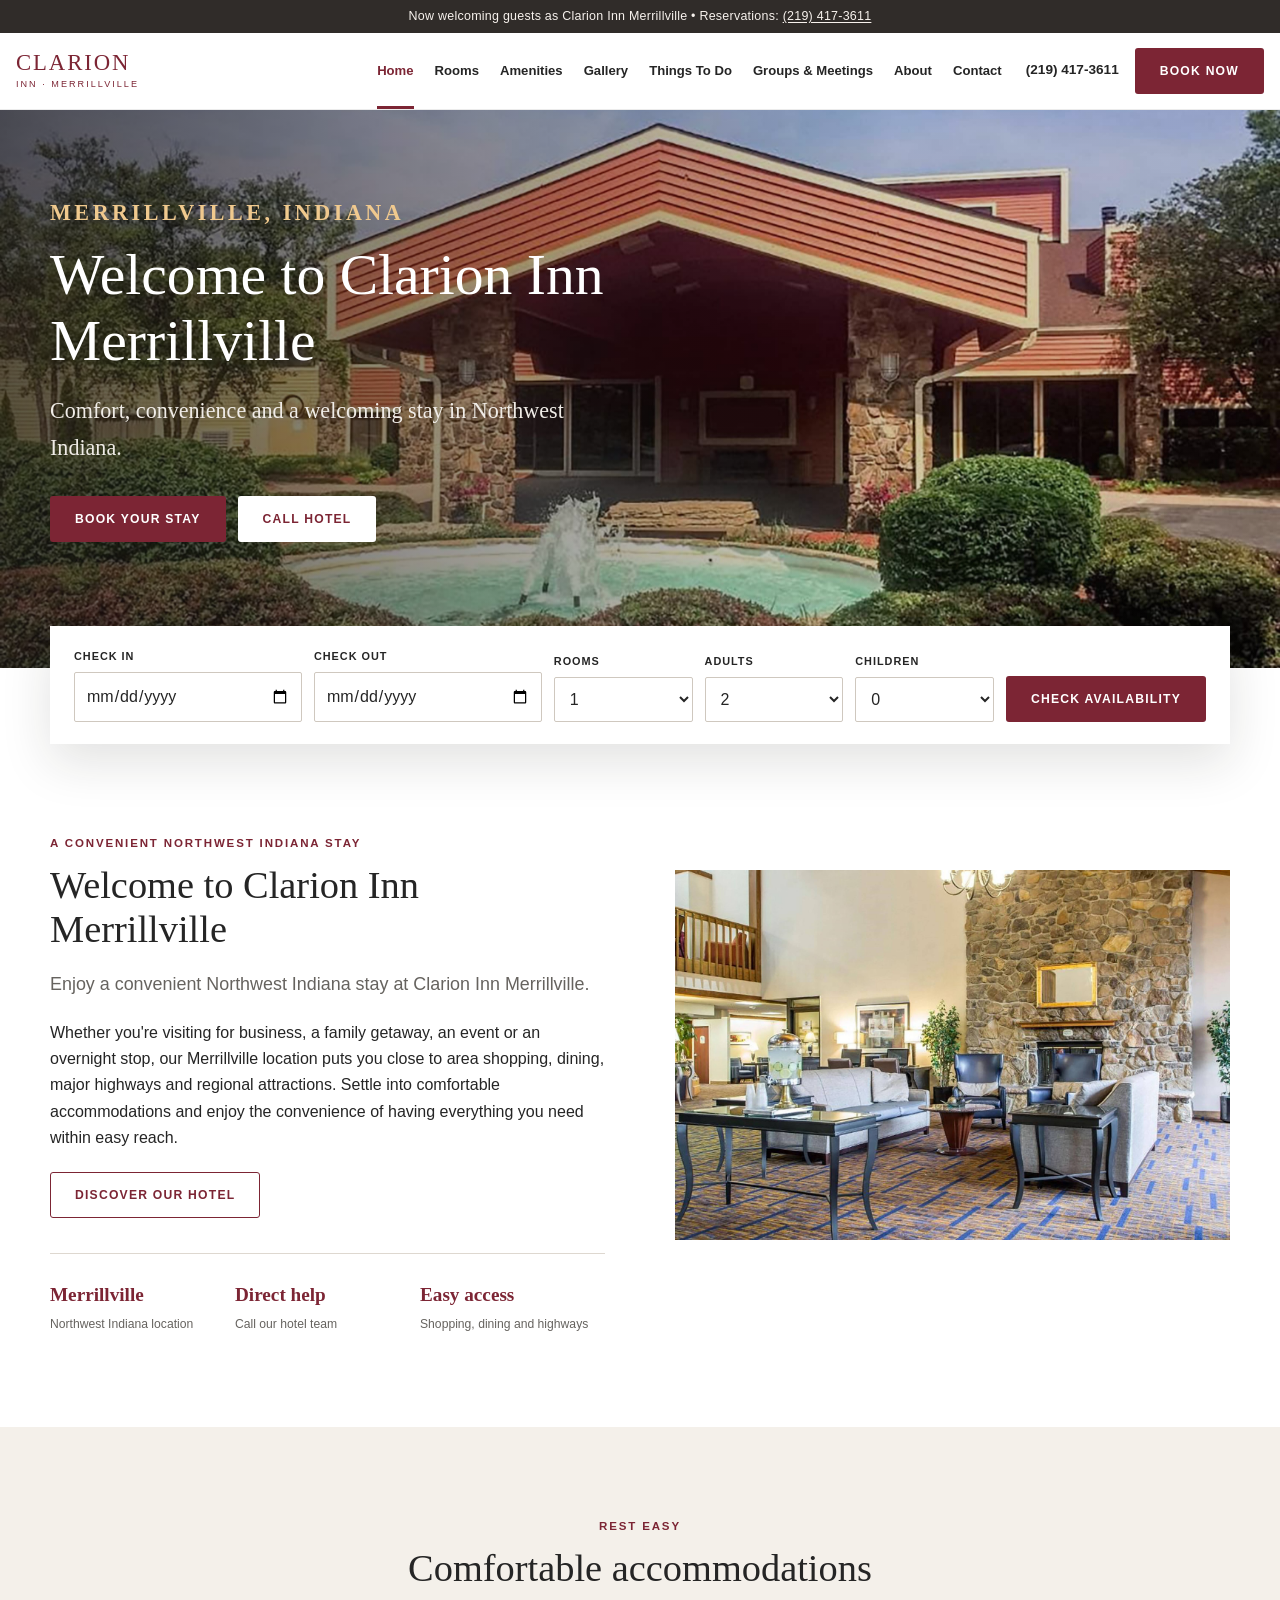
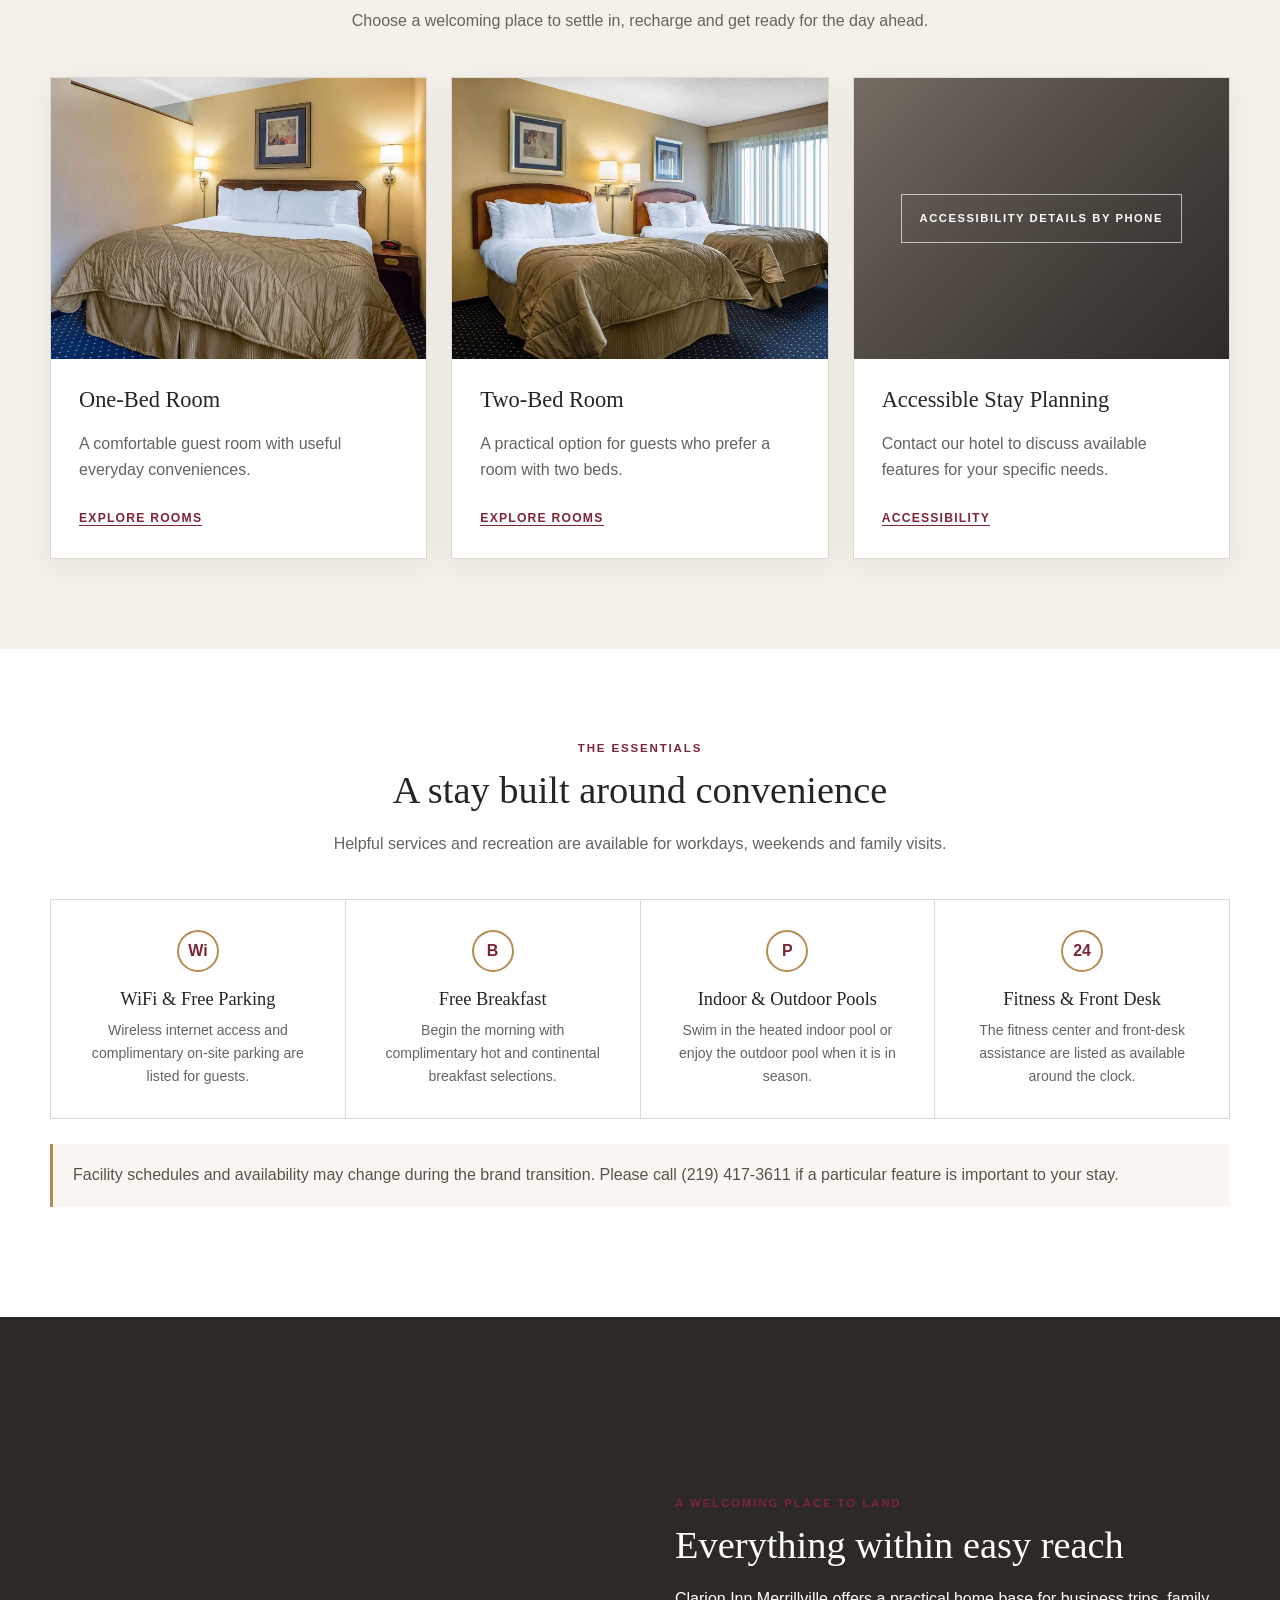
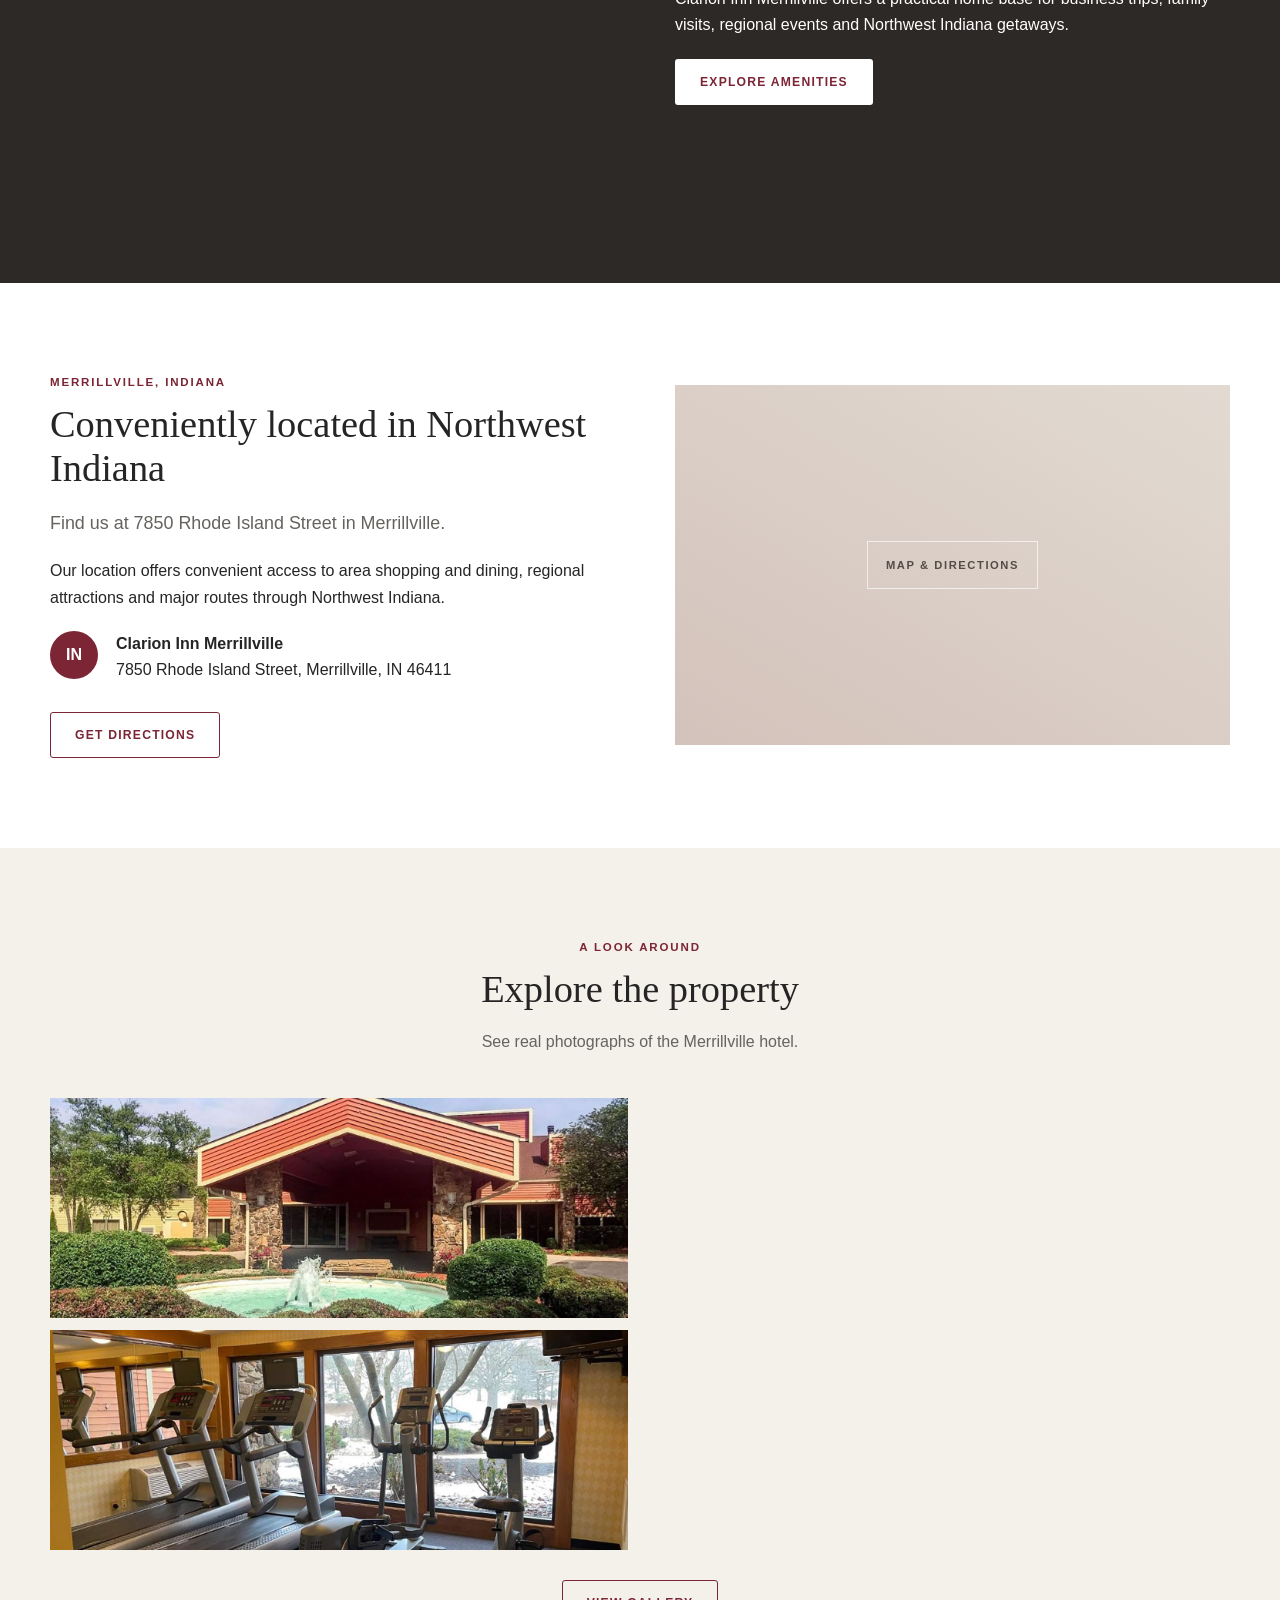
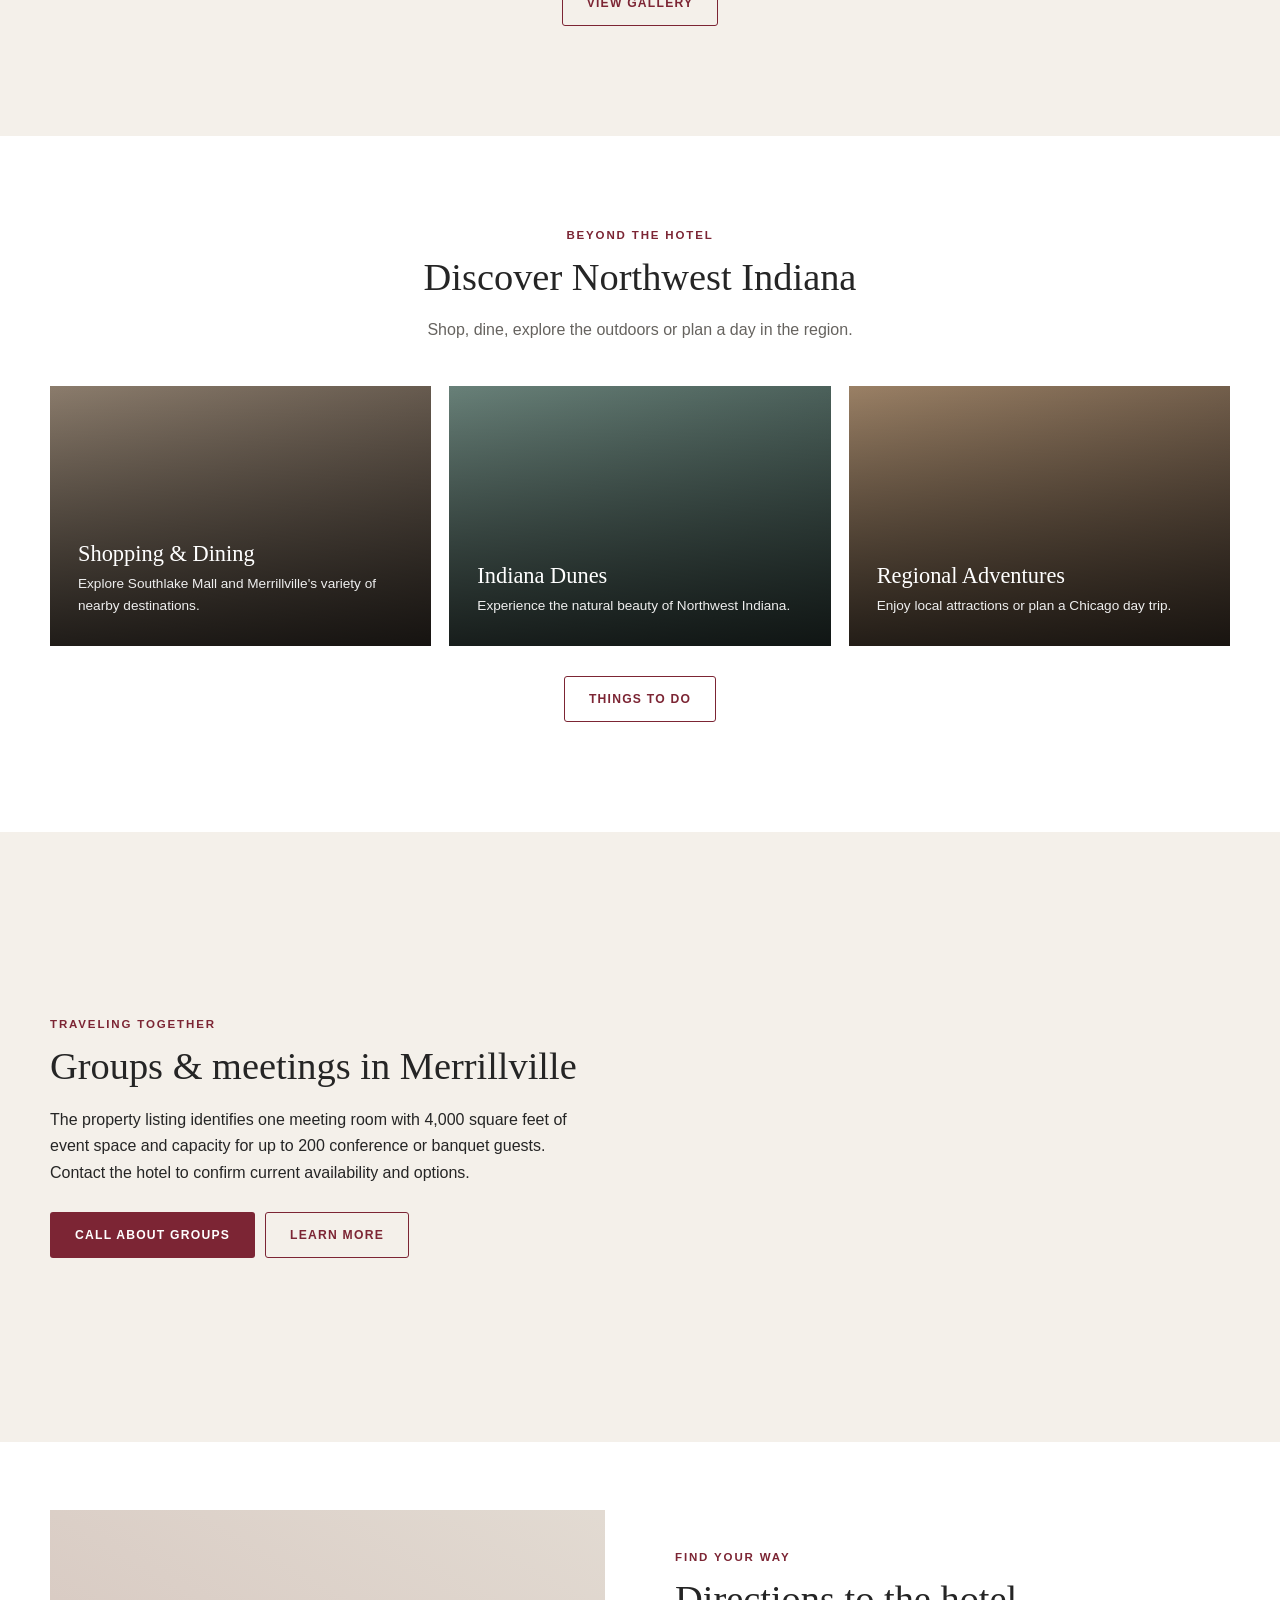
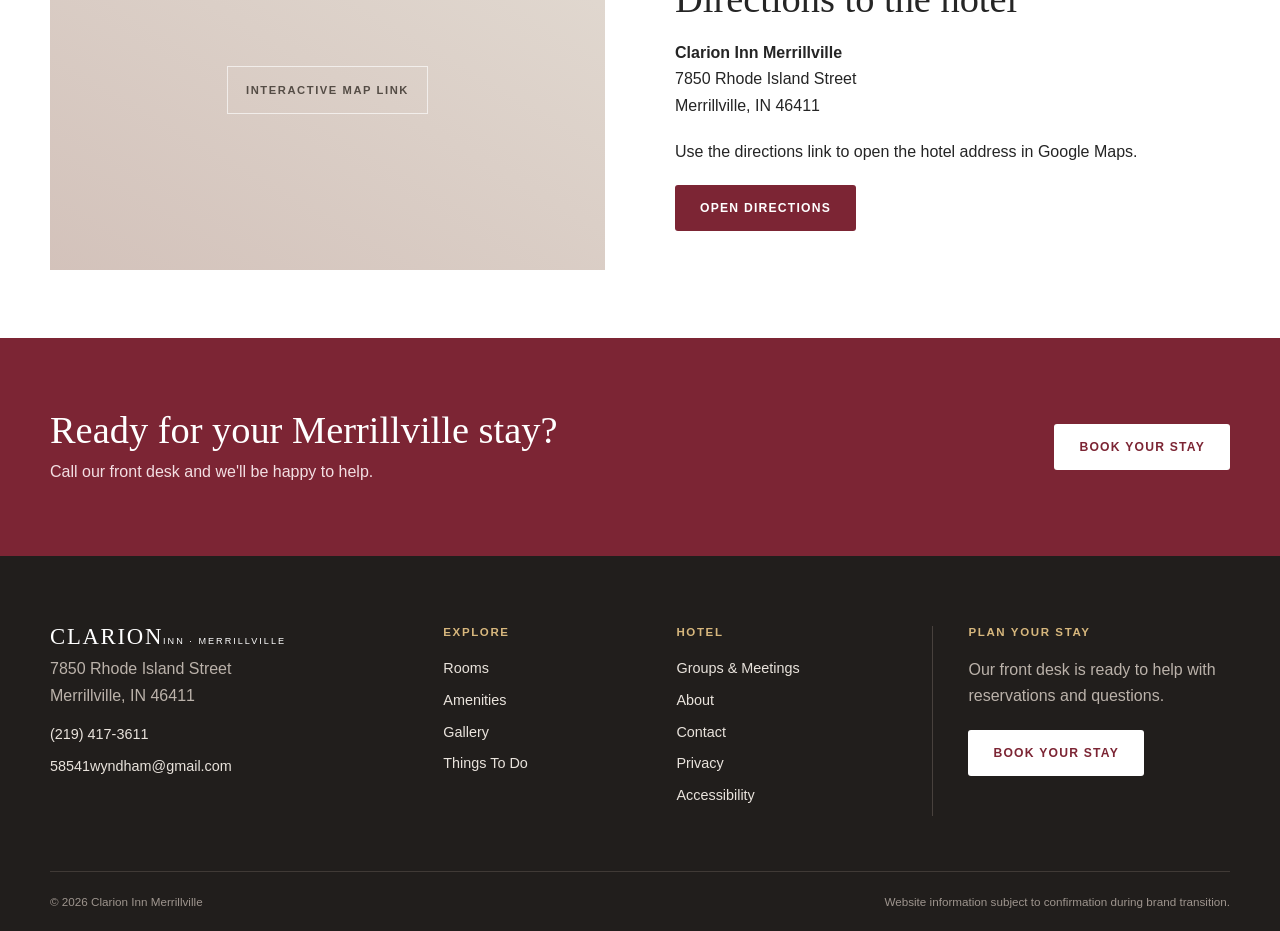
<file: index.html>
<!doctype html><html lang="en"><head><meta charset="utf-8"><meta name="viewport" content="width=device-width,initial-scale=1"><title>Clarion Inn Merrillville, IN | Hotel in Merrillville Indiana</title><meta name="description" content="Stay at Clarion Inn Merrillville in Northwest Indiana. Explore comfortable accommodations, hotel amenities, local attractions and convenient booking options."><link rel="preload" as="image" href="assets/images/hero/clarion-merrillville-exterior.jpg"><link rel="stylesheet" href="assets/css/main.css"><link rel="stylesheet" href="assets/css/pages/home.css"><script type="application/ld+json">{"@context":"https://schema.org","@type":["Hotel","LodgingBusiness"],"name":"Clarion Inn Merrillville","address":{"@type":"PostalAddress","streetAddress":"7850 Rhode Island Street","addressLocality":"Merrillville","addressRegion":"IN","postalCode":"46411","addressCountry":"US"},"telephone":"+12194173611","email":"58541wyndham@gmail.com"}</script></head><body data-page="home" data-root=""><a class="skip-link" href="#main">Skip to content</a><div data-site-header></div>
<main id="main"><section class="hero" aria-labelledby="hero-title"><div class="hero-slide active"><img src="assets/images/hero/clarion-merrillville-exterior.jpg" alt="Exterior entrance of the Merrillville hotel" fetchpriority="high" decoding="async"></div><div class="hero-slide"><img src="assets/images/hero/clarion-merrillville-lobby.jpg" alt="Lobby seating area and front desk at the Merrillville hotel" decoding="async"></div><div class="hero-slide"><img src="assets/images/hero/clarion-merrillville-guest-room.jpg" alt="Guest room at the Merrillville hotel" decoding="async"></div><div class="hero-slide"><img src="assets/images/hero/clarion-merrillville-pool.jpg" alt="Indoor pool at the Merrillville hotel" decoding="async"></div><div class="hero-content wrap"><div class="hero-copy"><p class="eyebrow">Merrillville, Indiana</p><h1 id="hero-title">Welcome to Clarion Inn Merrillville</h1><p>Comfort, convenience and a welcoming stay in Northwest Indiana.</p><div class="hero-actions"><button class="button button-primary booking-trigger" type="button">Book Your Stay</button><a class="button button-light" href="tel:+12194173611">Call Hotel</a></div></div></div><div class="hero-dots" aria-label="Hero slides"></div></section>
<form class="booking-bar" action="#" onsubmit="return false" aria-label="Check availability"><div class="field"><label for="check-in">Check In</label><input id="check-in" type="date" required></div><div class="field"><label for="check-out">Check Out</label><input id="check-out" type="date" required></div><div class="field"><label for="rooms-count">Rooms</label><select id="rooms-count"><option>1</option><option>2</option><option>3</option><option>4+</option></select></div><div class="field"><label for="adults">Adults</label><select id="adults"><option>1</option><option selected>2</option><option>3</option><option>4+</option></select></div><div class="field"><label for="children">Children</label><select id="children"><option>0</option><option>1</option><option>2</option><option>3+</option></select></div><button class="button button-primary booking-trigger" type="submit">Check Availability</button></form>
<section class="section"><div class="wrap split"><div><p class="eyebrow">A convenient Northwest Indiana stay</p><h2>Welcome to Clarion Inn Merrillville</h2><p class="lead">Enjoy a convenient Northwest Indiana stay at Clarion Inn Merrillville.</p><p>Whether you're visiting for business, a family getaway, an event or an overnight stop, our Merrillville location puts you close to area shopping, dining, major highways and regional attractions. Settle into comfortable accommodations and enjoy the convenience of having everything you need within easy reach.</p><a class="button button-outline" href="about.html">Discover Our Hotel</a><div class="welcome-stats"><div><strong>Merrillville</strong><span>Northwest Indiana location</span></div><div><strong>Direct help</strong><span>Call our hotel team</span></div><div><strong>Easy access</strong><span>Shopping, dining and highways</span></div></div></div><div class="feature-placeholder"><img class="property-photo" src="assets/images/gallery/clarion-merrillville-lobby-3-original.jpg" alt="Lobby lounge and stone fireplace at the Merrillville hotel" loading="lazy" decoding="async"></div></div></section>
<section class="section section-warm"><div class="wrap"><div class="section-head"><p class="eyebrow">Rest easy</p><h2>Comfortable accommodations</h2><p>Choose a welcoming place to settle in, recharge and get ready for the day ahead.</p></div><div class="cards"><article class="card"><div class="card-image"><img class="property-photo" src="assets/images/rooms/clarion-merrillville-one-bed-room.jpg" alt="One-bed guest room at the Merrillville hotel" loading="lazy" decoding="async"></div><div class="card-body"><h3>One-Bed Room</h3><p>A comfortable guest room with useful everyday conveniences.</p><a class="text-link" href="rooms.html">Explore Rooms</a></div></article><article class="card"><div class="card-image"><img class="property-photo" src="assets/images/rooms/clarion-merrillville-two-bed-room.jpg" alt="Two-bed guest room at the Merrillville hotel" loading="lazy" decoding="async"></div><div class="card-body"><h3>Two-Bed Room</h3><p>A practical option for guests who prefer a room with two beds.</p><a class="text-link" href="rooms.html">Explore Rooms</a></div></article><article class="card"><div class="card-image placeholder tone-dark"><span class="placeholder-label">Accessibility details by phone</span></div><div class="card-body"><h3>Accessible Stay Planning</h3><p>Contact our hotel to discuss available features for your specific needs.</p><a class="text-link" href="accessibility.html">Accessibility</a></div></article></div></div></section>
<section class="section"><div class="wrap"><div class="section-head"><p class="eyebrow">The essentials</p><h2>A stay built around convenience</h2><p>Helpful services and recreation are available for workdays, weekends and family visits.</p></div><div class="icon-grid"><div class="icon-item"><span class="icon-mark">Wi</span><h3>WiFi & Free Parking</h3><p>Wireless internet access and complimentary on-site parking are listed for guests.</p></div><div class="icon-item"><span class="icon-mark">B</span><h3>Free Breakfast</h3><p>Begin the morning with complimentary hot and continental breakfast selections.</p></div><div class="icon-item"><span class="icon-mark">P</span><h3>Indoor & Outdoor Pools</h3><p>Swim in the heated indoor pool or enjoy the outdoor pool when it is in season.</p></div><div class="icon-item"><span class="icon-mark">24</span><h3>Fitness & Front Desk</h3><p>The fitness center and front-desk assistance are listed as available around the clock.</p></div></div><p class="notice" style="margin-top:25px">Facility schedules and availability may change during the brand transition. Please call <a data-phone href="tel:+12194173611">(219) 417-3611</a> if a particular feature is important to your stay.</p></div></section>
<section class="section-sm section-dark"><div class="wrap split"><div class="feature-placeholder"><img class="property-photo" src="assets/images/amenities/clarion-merrillville-indoor-pool.jpg" alt="Indoor pool at the Merrillville hotel" loading="lazy" decoding="async"></div><div><p class="eyebrow">A welcoming place to land</p><h2>Everything within easy reach</h2><p>Clarion Inn Merrillville offers a practical home base for business trips, family visits, regional events and Northwest Indiana getaways.</p><a class="button button-light" href="amenities.html">Explore Amenities</a></div></div></section>
<section class="section"><div class="wrap split"><div><p class="eyebrow">Merrillville, Indiana</p><h2>Conveniently located in Northwest Indiana</h2><p class="lead">Find us at 7850 Rhode Island Street in Merrillville.</p><p>Our location offers convenient access to area shopping and dining, regional attractions and major routes through Northwest Indiana.</p><div class="location-note"><span class="location-mark">IN</span><div><strong>Clarion Inn Merrillville</strong><br><span data-address>7850 Rhode Island Street, Merrillville, IN 46411</span></div></div><a class="button button-outline" data-directions href="#" style="margin-top:28px">Get Directions</a></div><div class="map-placeholder placeholder"><span class="placeholder-label">Map & directions</span></div></div></section>
<section class="section section-warm"><div class="wrap"><div class="section-head"><p class="eyebrow">A look around</p><h2>Explore the property</h2><p>See real photographs of the Merrillville hotel.</p></div><div class="gallery-preview"><div><img class="property-photo" src="assets/images/gallery/clarion-merrillville-exterior-original.jpg" alt="Exterior entrance of the Merrillville hotel" loading="lazy" decoding="async"></div><div><img class="property-photo" src="assets/images/gallery/clarion-merrillville-lobby-1-original.jpg" alt="Front desk and lobby stairs at the Merrillville hotel" loading="lazy" decoding="async"></div><div><img class="property-photo" src="assets/images/gallery/clarion-merrillville-two-bed-room-original.jpg" alt="Two-bed guest room at the Merrillville hotel" loading="lazy" decoding="async"></div><div><img class="property-photo" src="assets/images/gallery/clarion-merrillville-fitness-original.jpg" alt="Fitness room at the Merrillville hotel" loading="lazy" decoding="async"></div></div><p style="text-align:center;margin-top:30px"><a class="button button-outline" href="gallery.html">View Gallery</a></p></div></section>
<section class="section"><div class="wrap"><div class="section-head"><p class="eyebrow">Beyond the hotel</p><h2>Discover Northwest Indiana</h2><p>Shop, dine, explore the outdoors or plan a day in the region.</p></div><div class="attraction-strip"><article class="attraction"><div><h3>Shopping & Dining</h3><p>Explore Southlake Mall and Merrillville's variety of nearby destinations.</p></div></article><article class="attraction"><div><h3>Indiana Dunes</h3><p>Experience the natural beauty of Northwest Indiana.</p></div></article><article class="attraction"><div><h3>Regional Adventures</h3><p>Enjoy local attractions or plan a Chicago day trip.</p></div></article></div><p style="text-align:center;margin-top:30px"><a class="button button-outline" href="things-to-do.html">Things To Do</a></p></div></section>
<section class="section section-warm"><div class="wrap split"><div><p class="eyebrow">Traveling together</p><h2>Groups & meetings in Merrillville</h2><p>The property listing identifies one meeting room with 4,000 square feet of event space and capacity for up to 200 conference or banquet guests. Contact the hotel to confirm current availability and options.</p><div class="contact-actions"><a class="button button-primary" href="tel:+12194173611">Call About Groups</a><a class="button button-outline" href="groups-meetings.html">Learn More</a></div></div><div class="feature-placeholder"><img class="property-photo" src="assets/images/gallery/clarion-merrillville-lobby-2-original.jpg" alt="Lobby seating area at the Merrillville hotel" loading="lazy" decoding="async"></div></div></section>
<section class="section-sm"><div class="wrap split"><div class="map-placeholder placeholder"><span class="placeholder-label">Interactive map link</span></div><div><p class="eyebrow">Find your way</p><h2>Directions to the hotel</h2><p><strong>Clarion Inn Merrillville</strong><br>7850 Rhode Island Street<br>Merrillville, IN 46411</p><p>Use the directions link to open the hotel address in Google Maps.</p><a class="button button-primary" data-directions href="#">Open Directions</a></div></div></section>
<section class="cta-band"><div class="cta-inner wrap"><div><h2>Ready for your Merrillville stay?</h2><p>Call our front desk and we'll be happy to help.</p></div><button class="button button-light booking-trigger" type="button">Book Your Stay</button></div></section></main><div data-site-footer></div><script src="assets/js/config.js"></script><script src="assets/js/main.js"></script><script src="assets/js/pages/home.js"></script></body></html>
</file>
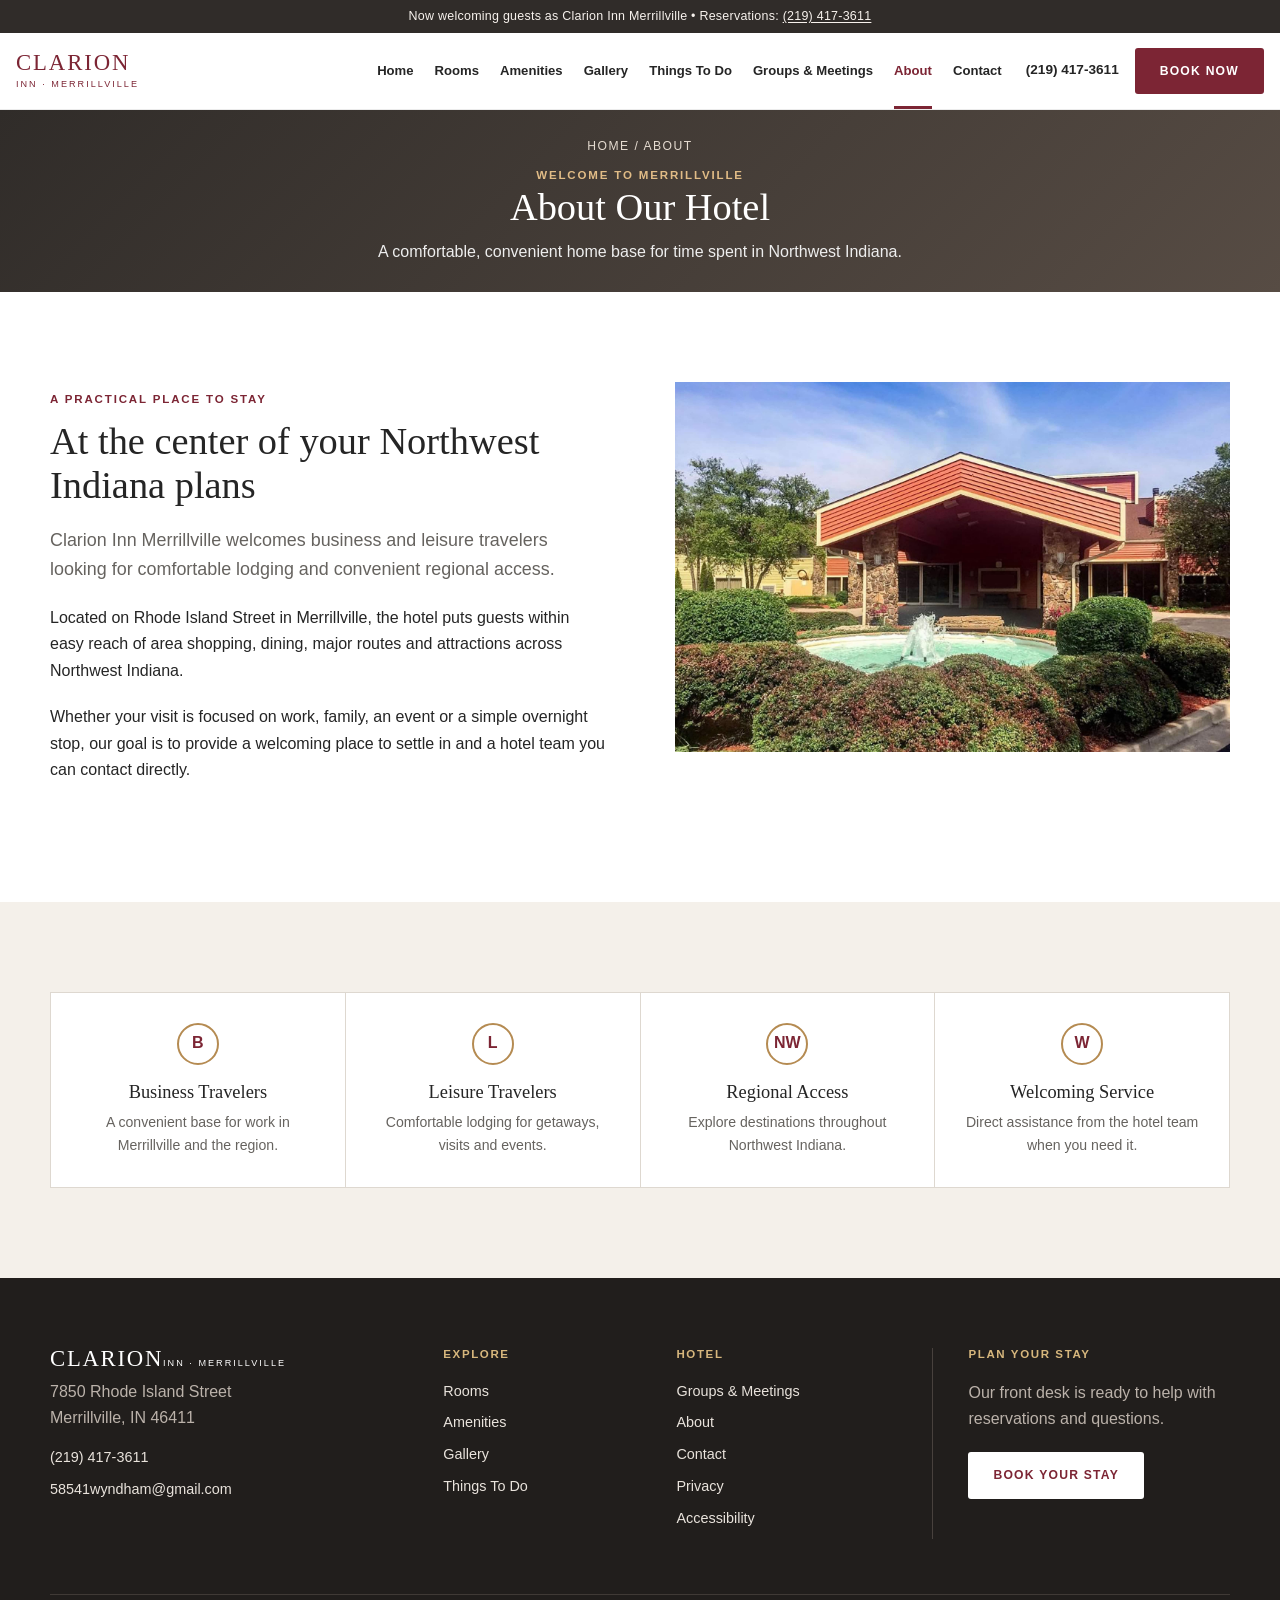
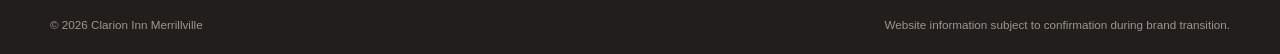
<file: about.html>
<!doctype html><html lang="en"><head><meta charset="utf-8"><meta name="viewport" content="width=device-width,initial-scale=1"><title>About Our Merrillville Hotel | Clarion Inn Merrillville</title><meta name="description" content="Learn about Clarion Inn Merrillville, a welcoming and conveniently located Northwest Indiana hotel for business and leisure travelers."><link rel="stylesheet" href="assets/css/main.css"></head><body data-page="about" data-root=""><a class="skip-link" href="#main">Skip to content</a><div data-site-header></div><main id="main"><section class="page-hero"><div><div class="breadcrumbs"><a href="index.html">Home</a> / About</div><p class="eyebrow">Welcome to Merrillville</p><h1>About Our Hotel</h1><p>A comfortable, convenient home base for time spent in Northwest Indiana.</p></div></section><section class="section"><div class="wrap split"><div><p class="eyebrow">A practical place to stay</p><h2>At the center of your Northwest Indiana plans</h2><p class="lead">Clarion Inn Merrillville welcomes business and leisure travelers looking for comfortable lodging and convenient regional access.</p><p>Located on Rhode Island Street in Merrillville, the hotel puts guests within easy reach of area shopping, dining, major routes and attractions across Northwest Indiana.</p><p>Whether your visit is focused on work, family, an event or a simple overnight stop, our goal is to provide a welcoming place to settle in and a hotel team you can contact directly.</p></div><div class="feature-placeholder"><img class="property-photo" src="assets/images/gallery/clarion-merrillville-exterior-original.jpg" alt="Exterior entrance and fountain at the Merrillville hotel" loading="lazy" decoding="async"></div></div></section><section class="section section-warm"><div class="wrap"><div class="icon-grid"><div class="icon-item"><span class="icon-mark">B</span><h3>Business Travelers</h3><p>A convenient base for work in Merrillville and the region.</p></div><div class="icon-item"><span class="icon-mark">L</span><h3>Leisure Travelers</h3><p>Comfortable lodging for getaways, visits and events.</p></div><div class="icon-item"><span class="icon-mark">NW</span><h3>Regional Access</h3><p>Explore destinations throughout Northwest Indiana.</p></div><div class="icon-item"><span class="icon-mark">W</span><h3>Welcoming Service</h3><p>Direct assistance from the hotel team when you need it.</p></div></div></div></section></main><div data-site-footer></div><script src="assets/js/config.js"></script><script src="assets/js/main.js"></script></body></html>
</file>
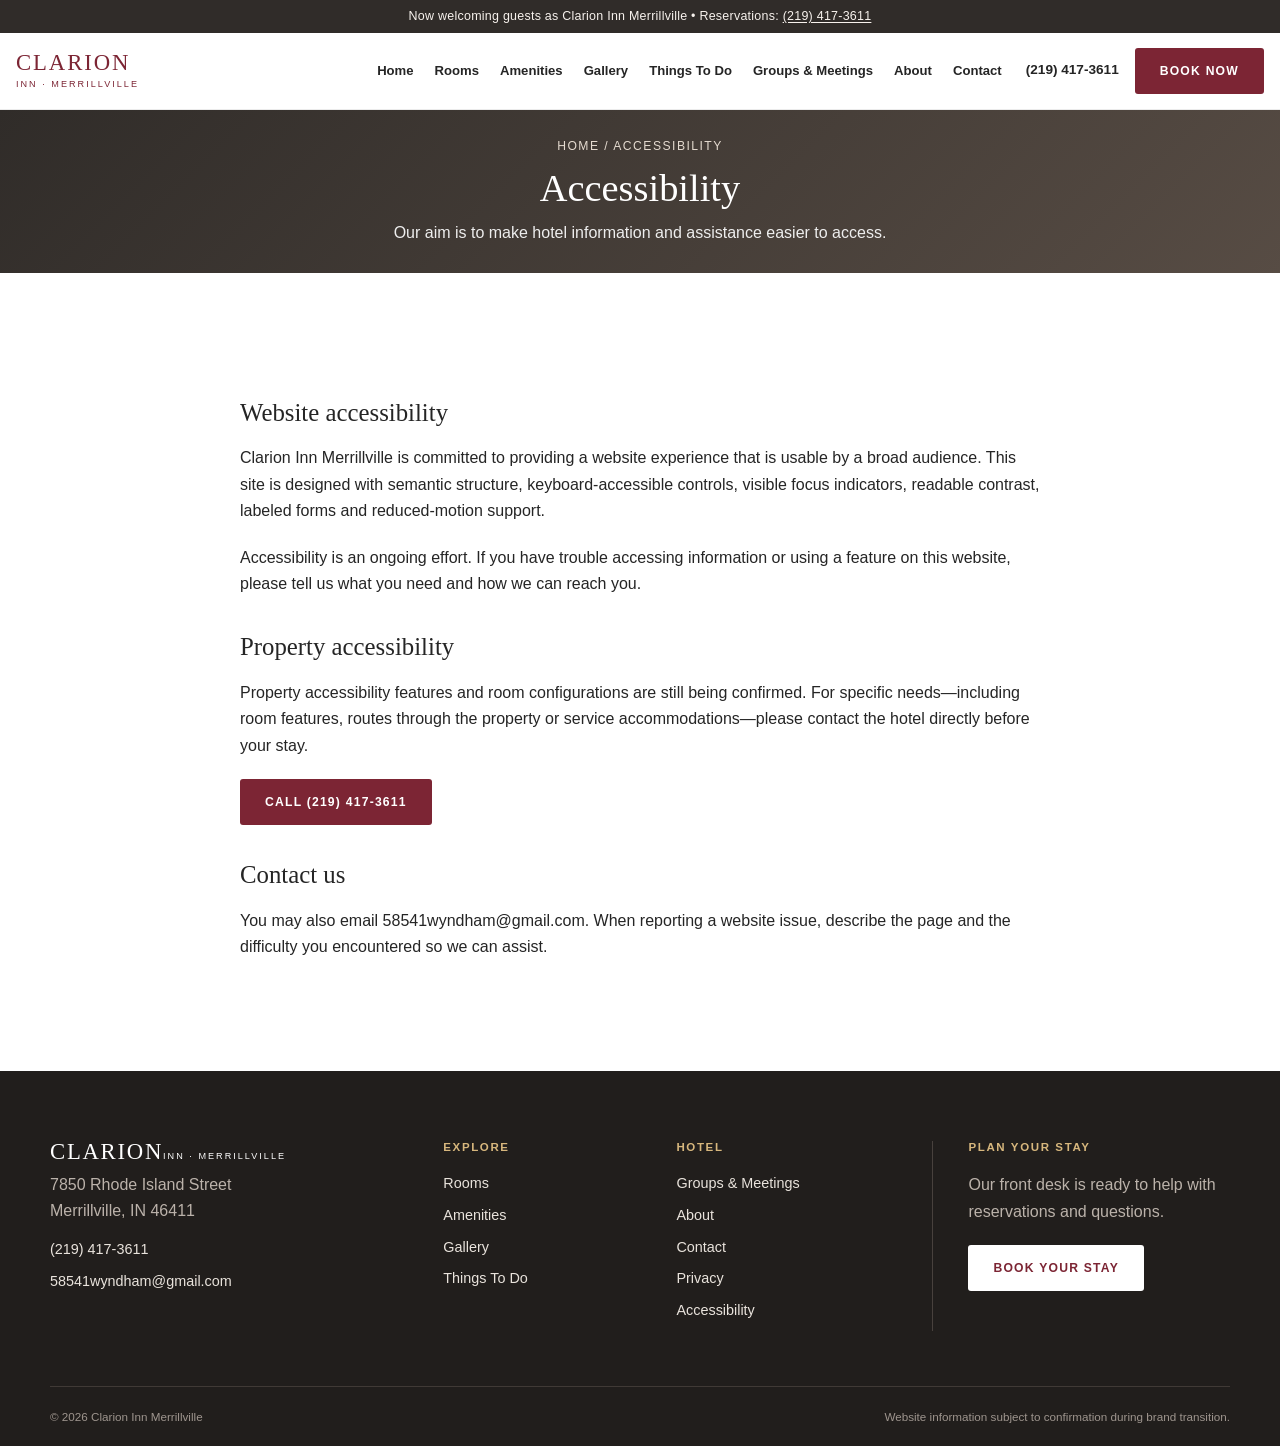
<file: accessibility.html>
<!doctype html><html lang="en"><head><meta charset="utf-8"><meta name="viewport" content="width=device-width,initial-scale=1"><title>Accessibility | Clarion Inn Merrillville</title><meta name="description" content="Read the website accessibility statement and contact Clarion Inn Merrillville about property accessibility needs."><link rel="stylesheet" href="assets/css/main.css"></head><body data-page="accessibility" data-root=""><a class="skip-link" href="#main">Skip to content</a><div data-site-header></div><main id="main"><section class="page-hero"><div><div class="breadcrumbs"><a href="index.html">Home</a> / Accessibility</div><h1>Accessibility</h1><p>Our aim is to make hotel information and assistance easier to access.</p></div></section><article class="section article"><h2>Website accessibility</h2><p>Clarion Inn Merrillville is committed to providing a website experience that is usable by a broad audience. This site is designed with semantic structure, keyboard-accessible controls, visible focus indicators, readable contrast, labeled forms and reduced-motion support.</p><p>Accessibility is an ongoing effort. If you have trouble accessing information or using a feature on this website, please tell us what you need and how we can reach you.</p><h2>Property accessibility</h2><p>Property accessibility features and room configurations are still being confirmed. For specific needs—including room features, routes through the property or service accommodations—please contact the hotel directly before your stay.</p><p><a class="button button-primary" href="tel:+12194173611">Call (219) 417-3611</a></p><h2>Contact us</h2><p>You may also email <a data-email href="mailto:58541wyndham@gmail.com">58541wyndham@gmail.com</a>. When reporting a website issue, describe the page and the difficulty you encountered so we can assist.</p></article></main><div data-site-footer></div><script src="assets/js/config.js"></script><script src="assets/js/main.js"></script></body></html>
</file>
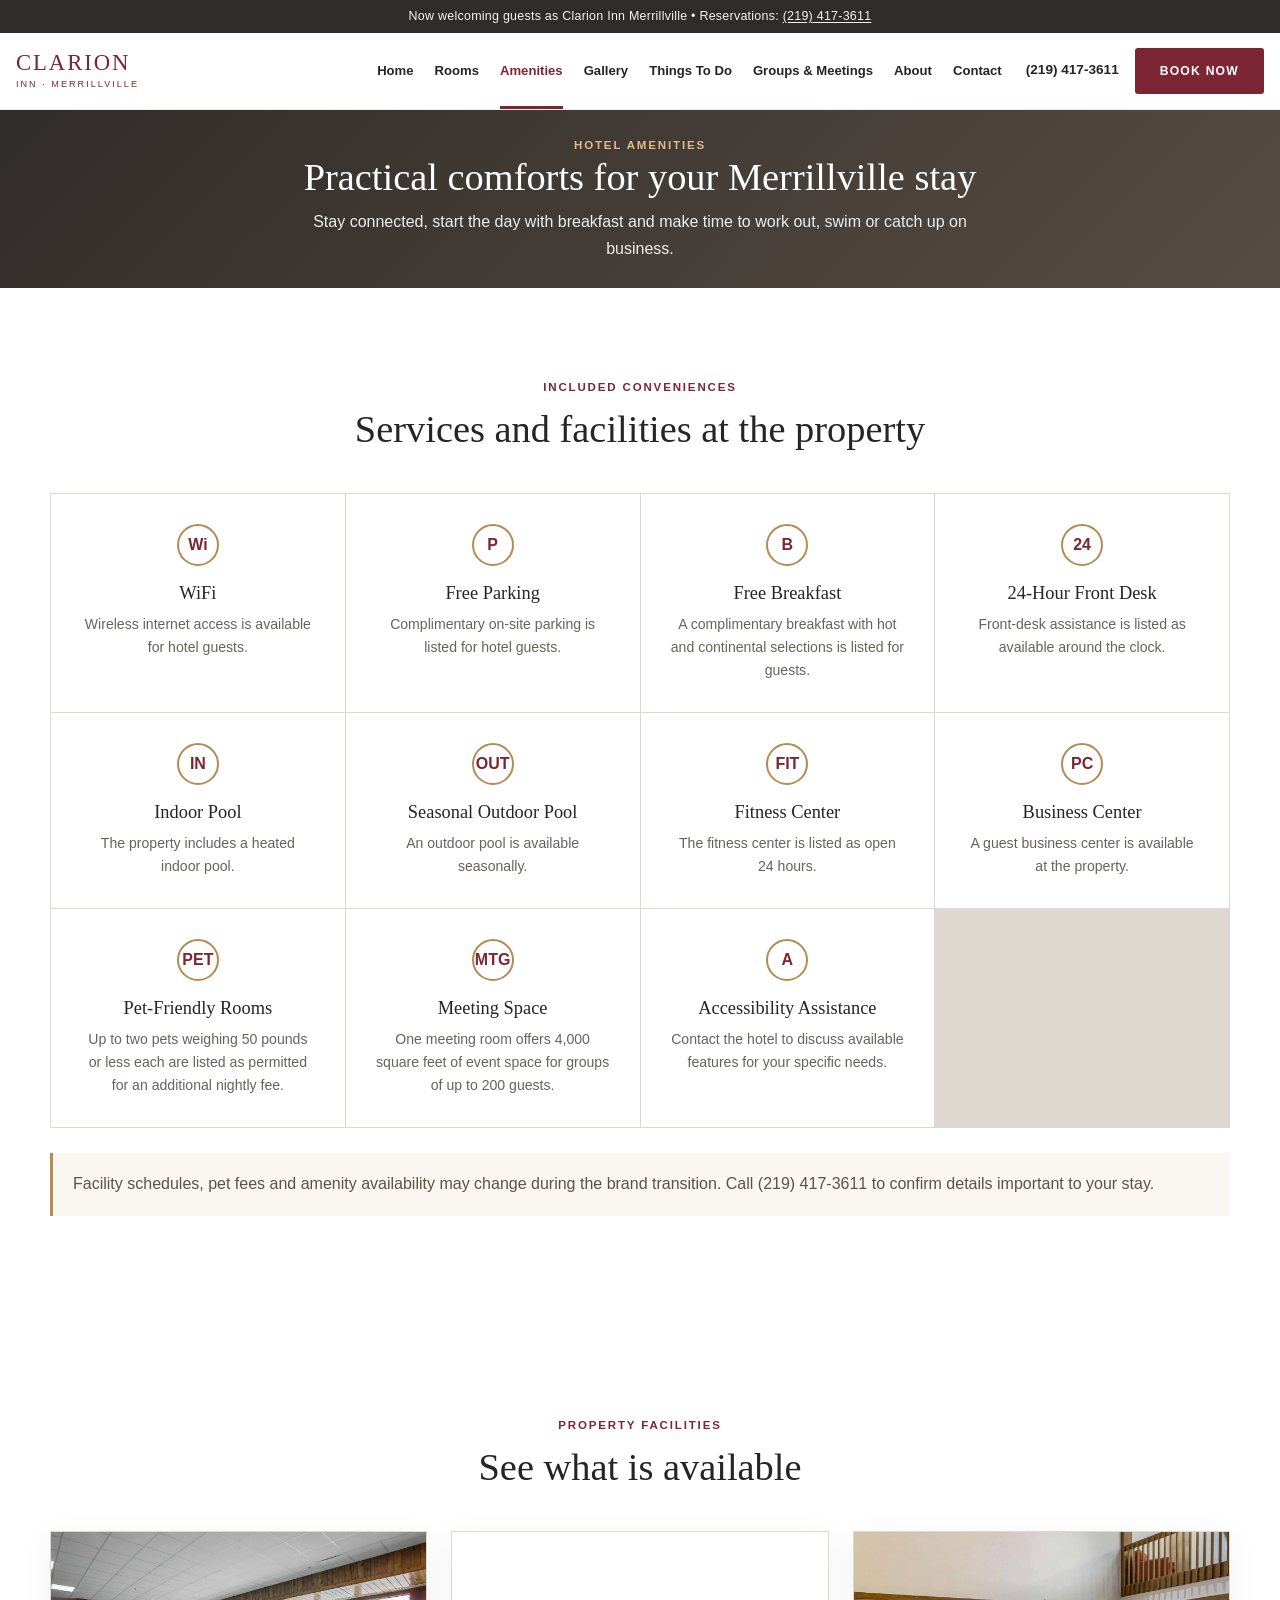
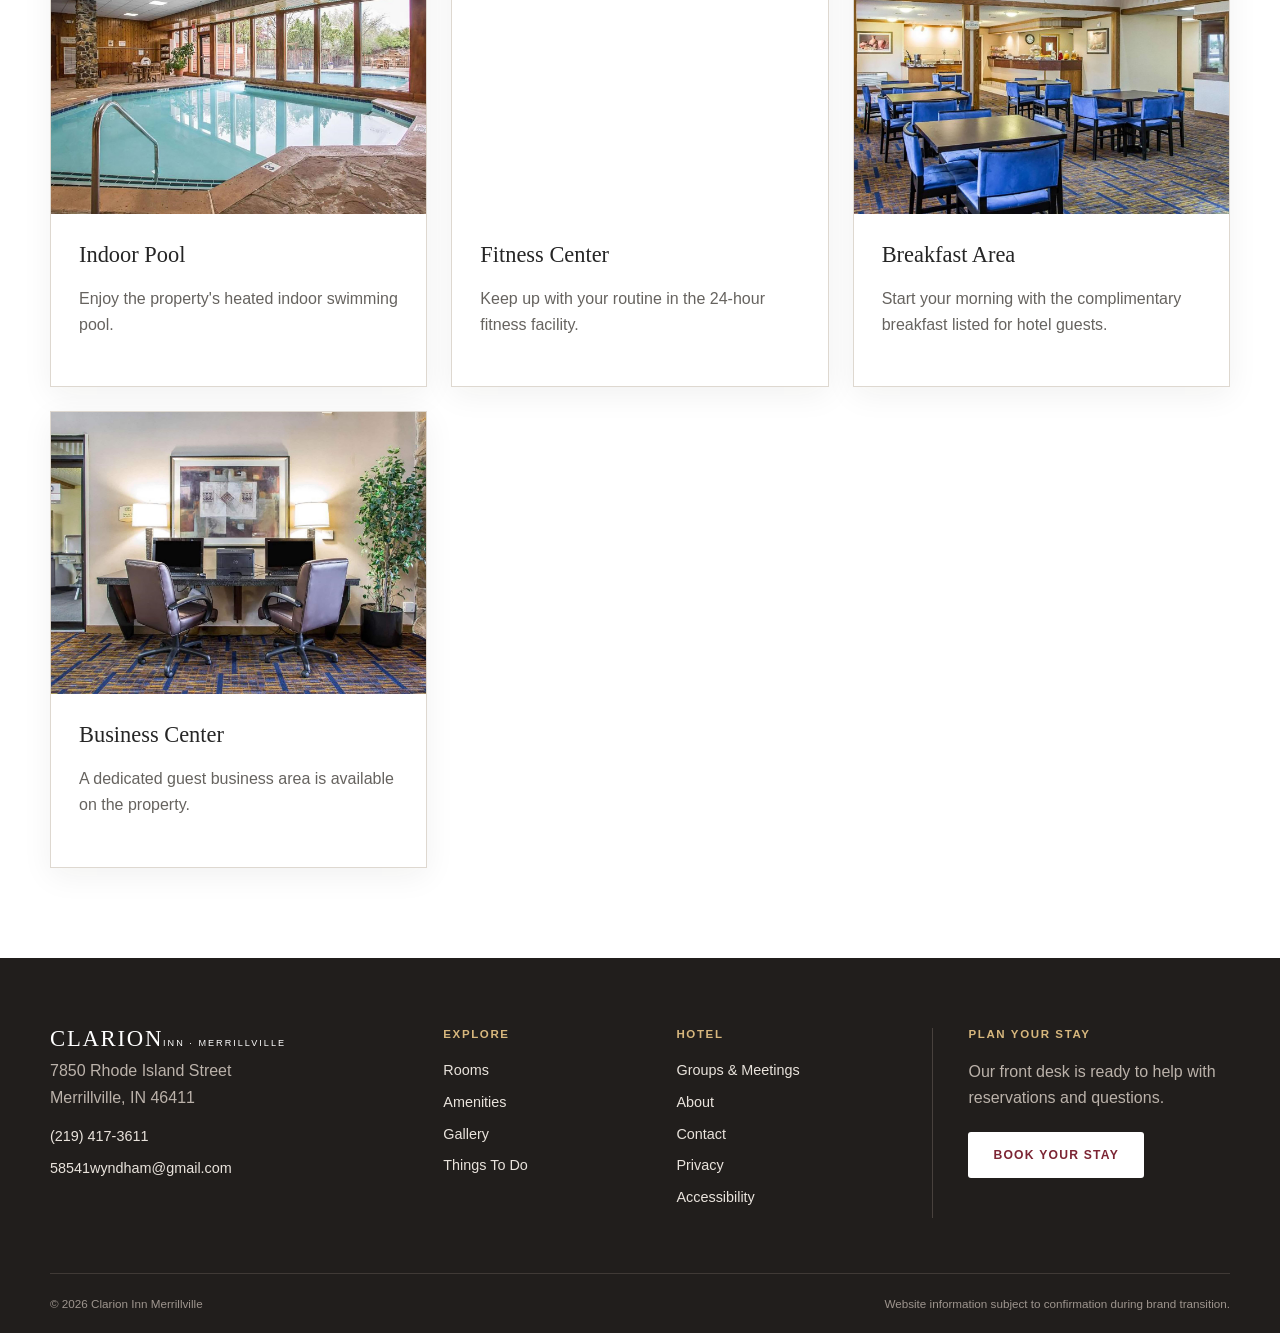
<file: amenities.html>
<!doctype html>
<html lang="en">
<head>
  <meta charset="utf-8">
  <meta name="viewport" content="width=device-width,initial-scale=1">
  <title>Hotel Amenities | Clarion Inn Merrillville</title>
  <meta name="description" content="Review guest amenities at Clarion Inn Merrillville, including WiFi, parking, breakfast, pools, fitness and business facilities.">
  <link rel="stylesheet" href="assets/css/main.css">
</head>
<body data-page="amenities" data-root="">
  <a class="skip-link" href="#main">Skip to content</a>
  <div data-site-header></div>
  <main id="main">
    <section class="page-hero">
      <div class="wrap">
        <p class="eyebrow">Hotel amenities</p>
        <h1>Practical comforts for your Merrillville stay</h1>
        <p>Stay connected, start the day with breakfast and make time to work out, swim or catch up on business.</p>
      </div>
    </section>

    <section class="section">
      <div class="wrap">
        <div class="section-head">
          <p class="eyebrow">Included conveniences</p>
          <h2>Services and facilities at the property</h2>
        </div>
        <div class="icon-grid">
          <div class="icon-item"><span class="icon-mark">Wi</span><h3>WiFi</h3><p>Wireless internet access is available for hotel guests.</p></div>
          <div class="icon-item"><span class="icon-mark">P</span><h3>Free Parking</h3><p>Complimentary on-site parking is listed for hotel guests.</p></div>
          <div class="icon-item"><span class="icon-mark">B</span><h3>Free Breakfast</h3><p>A complimentary breakfast with hot and continental selections is listed for guests.</p></div>
          <div class="icon-item"><span class="icon-mark">24</span><h3>24-Hour Front Desk</h3><p>Front-desk assistance is listed as available around the clock.</p></div>
          <div class="icon-item"><span class="icon-mark">IN</span><h3>Indoor Pool</h3><p>The property includes a heated indoor pool.</p></div>
          <div class="icon-item"><span class="icon-mark">OUT</span><h3>Seasonal Outdoor Pool</h3><p>An outdoor pool is available seasonally.</p></div>
          <div class="icon-item"><span class="icon-mark">FIT</span><h3>Fitness Center</h3><p>The fitness center is listed as open 24 hours.</p></div>
          <div class="icon-item"><span class="icon-mark">PC</span><h3>Business Center</h3><p>A guest business center is available at the property.</p></div>
          <div class="icon-item"><span class="icon-mark">PET</span><h3>Pet-Friendly Rooms</h3><p>Up to two pets weighing 50 pounds or less each are listed as permitted for an additional nightly fee.</p></div>
          <div class="icon-item"><span class="icon-mark">MTG</span><h3>Meeting Space</h3><p>One meeting room offers 4,000 square feet of event space for groups of up to 200 guests.</p></div>
          <div class="icon-item"><span class="icon-mark">A</span><h3>Accessibility Assistance</h3><p>Contact the hotel to discuss available features for your specific needs.</p></div>
        </div>
        <p class="notice" style="margin-top:25px">Facility schedules, pet fees and amenity availability may change during the brand transition. Call <a data-phone href="tel:+12194173611">(219) 417-3611</a> to confirm details important to your stay.</p>
      </div>
    </section>

    <section class="section section-alt">
      <div class="wrap">
        <div class="section-head"><p class="eyebrow">Property facilities</p><h2>See what is available</h2></div>
        <div class="cards">
          <article class="card"><div class="card-image"><img class="property-photo" src="assets/images/amenities/clarion-merrillville-indoor-pool.jpg" alt="Indoor swimming pool at Clarion Inn Merrillville" loading="lazy" decoding="async"></div><div class="card-body"><h3>Indoor Pool</h3><p>Enjoy the property's heated indoor swimming pool.</p></div></article>
          <article class="card"><div class="card-image"><img class="property-photo" src="assets/images/amenities/clarion-merrillville-fitness.jpg" alt="Fitness center at Clarion Inn Merrillville" loading="lazy" decoding="async"></div><div class="card-body"><h3>Fitness Center</h3><p>Keep up with your routine in the 24-hour fitness facility.</p></div></article>
          <article class="card"><div class="card-image"><img class="property-photo" src="assets/images/amenities/clarion-merrillville-breakfast-area.jpg" alt="Breakfast seating area at Clarion Inn Merrillville" loading="lazy" decoding="async"></div><div class="card-body"><h3>Breakfast Area</h3><p>Start your morning with the complimentary breakfast listed for hotel guests.</p></div></article>
          <article class="card"><div class="card-image"><img class="property-photo" src="assets/images/amenities/clarion-merrillville-business-center.jpg" alt="Business center at Clarion Inn Merrillville" loading="lazy" decoding="async"></div><div class="card-body"><h3>Business Center</h3><p>A dedicated guest business area is available on the property.</p></div></article>
        </div>
      </div>
    </section>
  </main>
  <div data-site-footer></div>
  <script src="assets/js/config.js"></script>
  <script src="assets/js/main.js"></script>
</body>
</html>
</file>
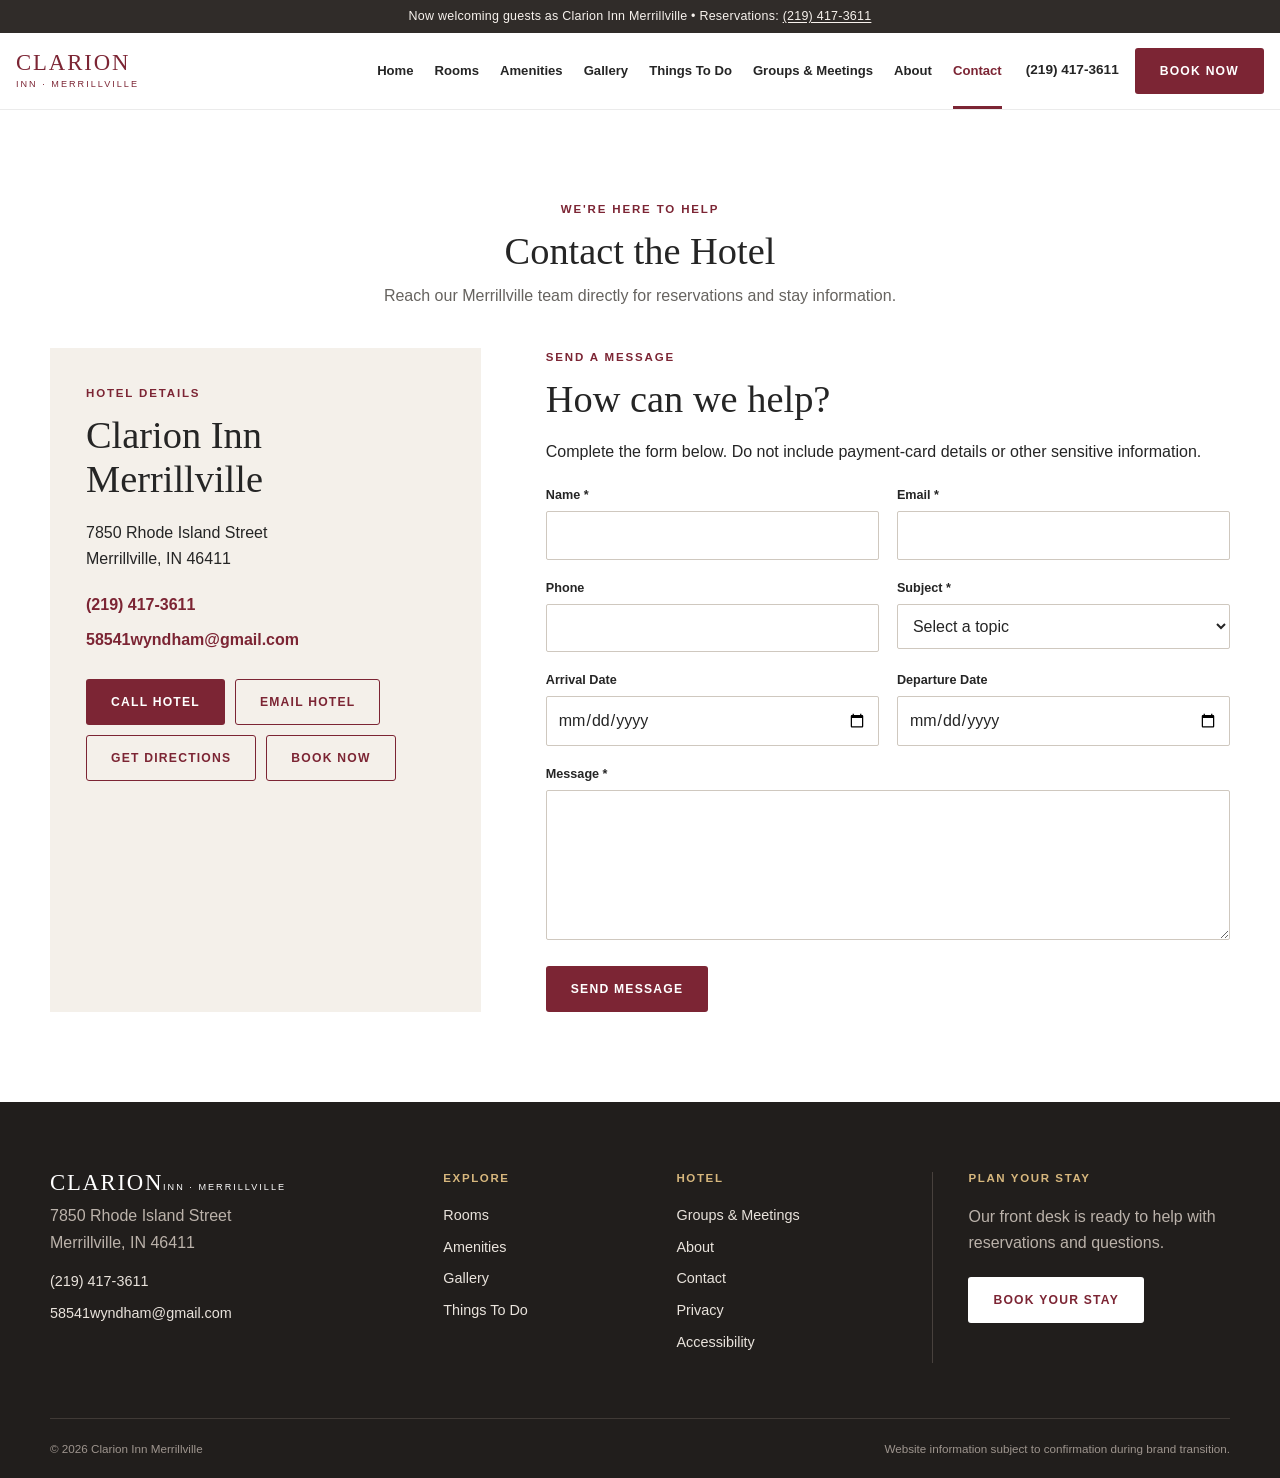
<file: contact.html>
<!doctype html>
<html lang="en">
<head>
  <meta charset="utf-8">
  <meta name="viewport" content="width=device-width,initial-scale=1">
  <title>Contact Clarion Inn Merrillville | Phone & Directions</title>
  <meta name="description" content="Contact Clarion Inn Merrillville for reservations, hotel questions, group inquiries and directions to our Merrillville, Indiana location.">
  <link rel="stylesheet" href="assets/css/main.css">
</head>
<body data-page="contact" data-root="">
  <a class="skip-link" href="#main">Skip to content</a>
  <div data-site-header></div>
  <main id="main">
    <section class="section">
      <div class="wrap section-head page-intro">
        <p class="eyebrow">We're here to help</p>
        <h1>Contact the Hotel</h1>
        <p>Reach our Merrillville team directly for reservations and stay information.</p>
      </div>
      <div class="wrap contact-layout">
        <aside class="contact-panel">
          <p class="eyebrow">Hotel details</p>
          <h2>Clarion Inn Merrillville</h2>
          <address>7850 Rhode Island Street<br>Merrillville, IN 46411</address>
          <a data-phone href="tel:+12194173611">(219) 417-3611</a>
          <a data-email href="mailto:58541wyndham@gmail.com">58541wyndham@gmail.com</a>
          <div class="contact-actions">
            <a class="button button-primary" href="tel:+12194173611">Call Hotel</a>
            <a class="button button-outline" href="mailto:58541wyndham@gmail.com">Email Hotel</a>
            <a class="button button-outline" data-directions href="#">Get Directions</a>
            <button class="button button-outline booking-trigger" type="button">Book Now</button>
          </div>
        </aside>
        <div>
          <p class="eyebrow">Send a message</p>
          <h2>How can we help?</h2>
          <p>Complete the form below. Do not include payment-card details or other sensitive information.</p>
          <form class="contact-form" method="post" action="contact/submit.php">
            <div class="hp-field" aria-hidden="true"><label for="website">Website</label><input id="website" name="website" type="text" tabindex="-1" autocomplete="off"></div>
            <div class="form-grid">
              <div class="form-field"><label for="name">Name *</label><input id="name" name="name" required maxlength="100" autocomplete="name"></div>
              <div class="form-field"><label for="email">Email *</label><input id="email" name="email" type="email" required maxlength="150" autocomplete="email"></div>
              <div class="form-field"><label for="phone">Phone</label><input id="phone" name="phone" type="tel" maxlength="40" autocomplete="tel"></div>
              <div class="form-field"><label for="subject">Subject *</label><select id="subject" name="subject" required><option value="">Select a topic</option><option>Reservation question</option><option>Group inquiry</option><option>Accessibility question</option><option>Hotel information</option><option>Other</option></select></div>
              <div class="form-field"><label for="arrival">Arrival Date</label><input id="arrival" name="arrival" type="date"></div>
              <div class="form-field"><label for="departure">Departure Date</label><input id="departure" name="departure" type="date"></div>
              <div class="form-field full"><label for="message">Message *</label><textarea id="message" name="message" required maxlength="3000"></textarea></div>
              <div class="form-field full"><button class="button button-primary" type="submit">Send Message</button></div>
            </div>
          </form>
        </div>
      </div>
    </section>
  </main>
  <div data-site-footer></div>
  <script src="assets/js/config.js"></script>
  <script src="assets/js/main.js"></script>
</body>
</html>
</file>
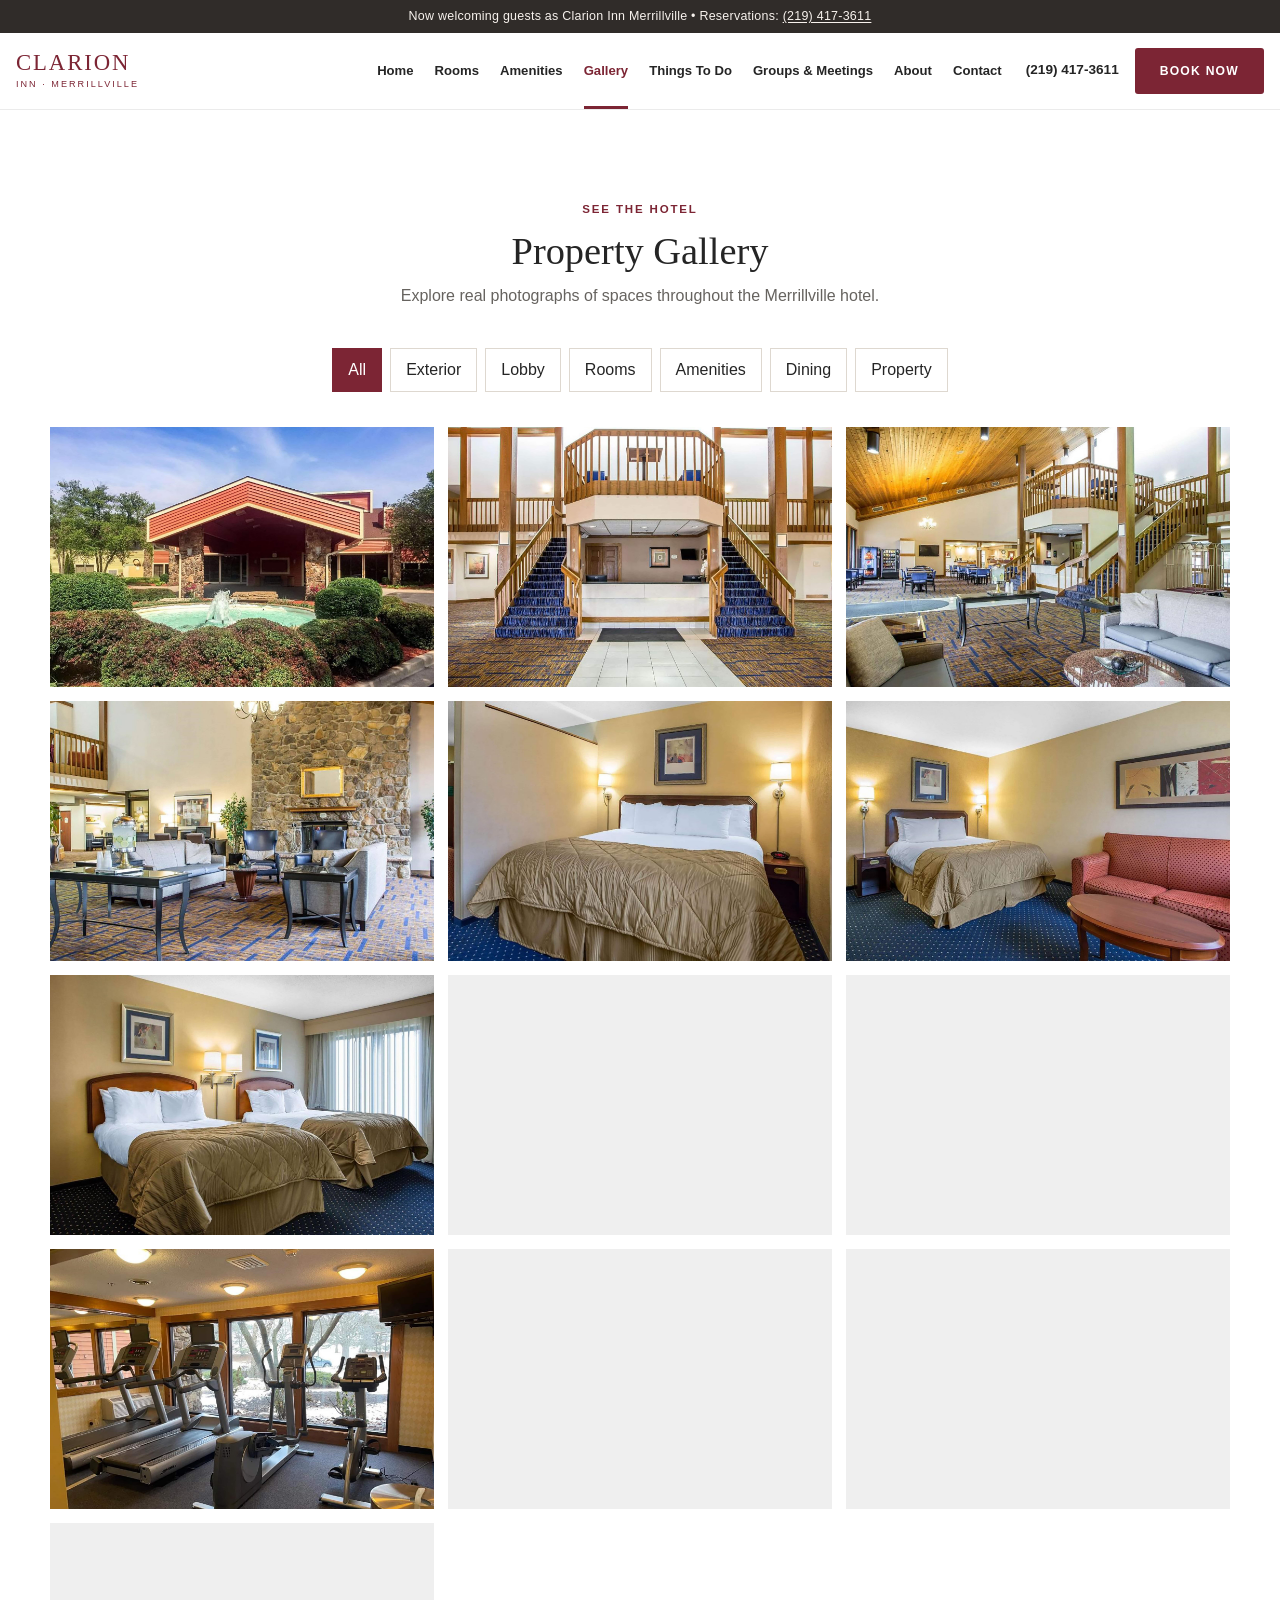
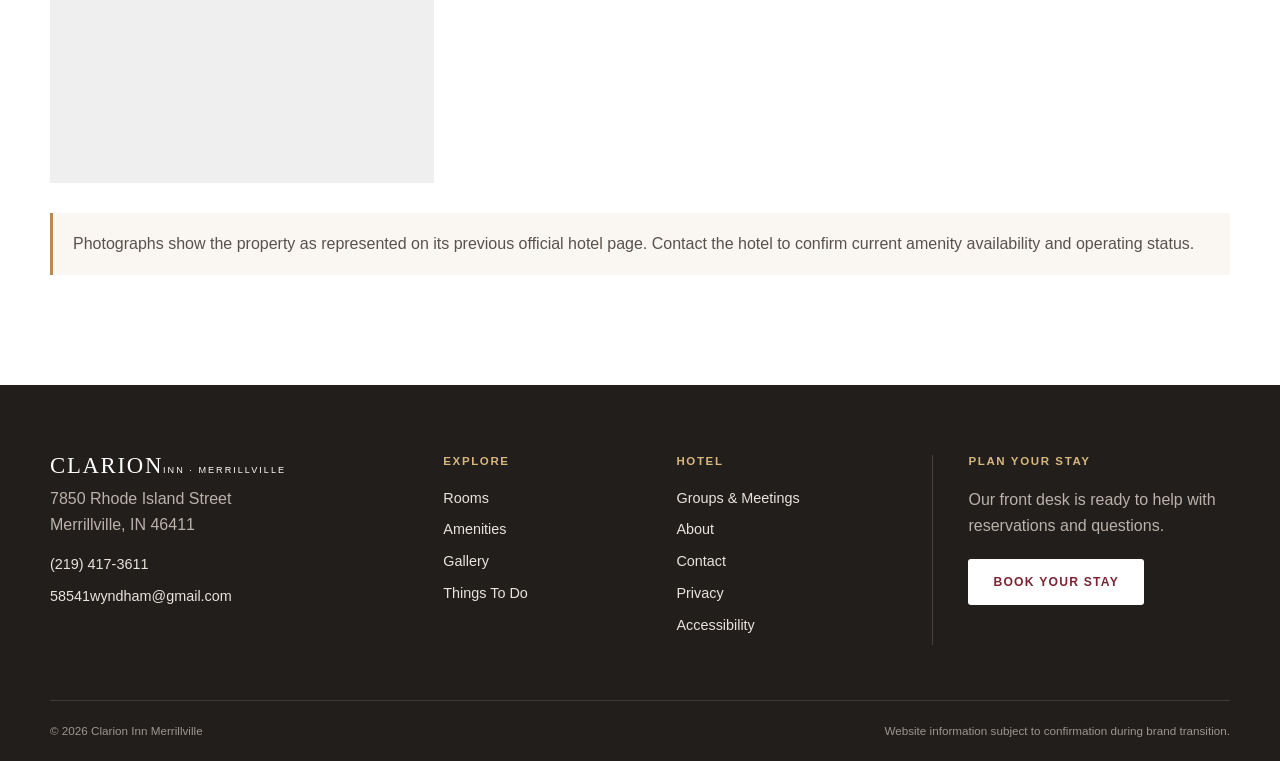
<file: gallery.html>
<!doctype html><html lang="en"><head><meta charset="utf-8"><meta name="viewport" content="width=device-width,initial-scale=1"><title>Hotel Gallery | Clarion Inn Merrillville</title><meta name="description" content="View real property photographs of Clarion Inn Merrillville, including the hotel exterior, lobby, guest rooms and amenities."><link rel="stylesheet" href="assets/css/main.css"></head><body data-page="gallery" data-root=""><a class="skip-link" href="#main">Skip to content</a><div data-site-header></div><main id="main"><section class="section"><div class="wrap section-head page-intro"><p class="eyebrow">See the hotel</p><h1>Property Gallery</h1><p>Explore real photographs of spaces throughout the Merrillville hotel.</p></div><div class="wrap"><div class="gallery-filters" aria-label="Filter gallery"><button type="button" data-filter="all" aria-pressed="true">All</button><button type="button" data-filter="exterior" aria-pressed="false">Exterior</button><button type="button" data-filter="lobby" aria-pressed="false">Lobby</button><button type="button" data-filter="rooms" aria-pressed="false">Rooms</button><button type="button" data-filter="amenities" aria-pressed="false">Amenities</button><button type="button" data-filter="dining" aria-pressed="false">Dining</button><button type="button" data-filter="property" aria-pressed="false">Property</button></div><div class="gallery-grid">
<button class="gallery-card" data-category="exterior" data-title="Hotel Exterior and Entrance" data-src="assets/images/gallery/clarion-merrillville-exterior-original.jpg" type="button"><img class="property-photo" src="assets/images/gallery/clarion-merrillville-exterior-original.jpg" alt="Exterior entrance and fountain at the Merrillville hotel" loading="lazy" decoding="async"></button>
<button class="gallery-card" data-category="lobby" data-title="Lobby and Front Desk" data-src="assets/images/gallery/clarion-merrillville-lobby-1-original.jpg" type="button"><img class="property-photo" src="assets/images/gallery/clarion-merrillville-lobby-1-original.jpg" alt="Front desk and lobby stairs at the Merrillville hotel" loading="lazy" decoding="async"></button>
<button class="gallery-card" data-category="lobby" data-title="Lobby Seating Area" data-src="assets/images/gallery/clarion-merrillville-lobby-2-original.jpg" type="button"><img class="property-photo" src="assets/images/gallery/clarion-merrillville-lobby-2-original.jpg" alt="Wide lobby seating area at the Merrillville hotel" loading="lazy" decoding="async"></button>
<button class="gallery-card" data-category="lobby" data-title="Lobby Fireplace Lounge" data-src="assets/images/gallery/clarion-merrillville-lobby-3-original.jpg" type="button"><img class="property-photo" src="assets/images/gallery/clarion-merrillville-lobby-3-original.jpg" alt="Lobby lounge with stone fireplace at the Merrillville hotel" loading="lazy" decoding="async"></button>
<button class="gallery-card" data-category="rooms" data-title="One-Bed Guest Room" data-src="assets/images/gallery/clarion-merrillville-guest-room-1-original.jpg" type="button"><img class="property-photo" src="assets/images/gallery/clarion-merrillville-guest-room-1-original.jpg" alt="One-bed guest room at the Merrillville hotel" loading="lazy" decoding="async"></button>
<button class="gallery-card" data-category="rooms" data-title="Guest Room with Seating" data-src="assets/images/gallery/clarion-merrillville-guest-room-2-original.jpg" type="button"><img class="property-photo" src="assets/images/gallery/clarion-merrillville-guest-room-2-original.jpg" alt="Guest room with bed and seating area at the Merrillville hotel" loading="lazy" decoding="async"></button>
<button class="gallery-card" data-category="rooms" data-title="Two-Bed Guest Room" data-src="assets/images/gallery/clarion-merrillville-two-bed-room-original.jpg" type="button"><img class="property-photo" src="assets/images/gallery/clarion-merrillville-two-bed-room-original.jpg" alt="Two-bed guest room at the Merrillville hotel" loading="lazy" decoding="async"></button>
<button class="gallery-card" data-category="amenities" data-title="Indoor Pool" data-src="assets/images/gallery/clarion-merrillville-pool-1-original.jpg" type="button"><img class="property-photo" src="assets/images/gallery/clarion-merrillville-pool-1-original.jpg" alt="Indoor pool at the Merrillville hotel" loading="lazy" decoding="async"></button>
<button class="gallery-card" data-category="amenities" data-title="Outdoor Pool" data-src="assets/images/gallery/clarion-merrillville-pool-2-original.jpg" type="button"><img class="property-photo" src="assets/images/gallery/clarion-merrillville-pool-2-original.jpg" alt="Outdoor pool and courtyard at the Merrillville hotel" loading="lazy" decoding="async"></button>
<button class="gallery-card" data-category="amenities" data-title="Fitness Area" data-src="assets/images/gallery/clarion-merrillville-fitness-original.jpg" type="button"><img class="property-photo" src="assets/images/gallery/clarion-merrillville-fitness-original.jpg" alt="Fitness equipment at the Merrillville hotel" loading="lazy" decoding="async"></button>
<button class="gallery-card" data-category="dining" data-title="Breakfast Seating Area" data-src="assets/images/gallery/clarion-merrillville-breakfast-1-original.jpg" type="button"><img class="property-photo" src="assets/images/gallery/clarion-merrillville-breakfast-1-original.jpg" alt="Breakfast seating area at the Merrillville hotel" loading="lazy" decoding="async"></button>
<button class="gallery-card" data-category="dining" data-title="Breakfast Beverage Station" data-src="assets/images/gallery/clarion-merrillville-breakfast-2-original.jpg" type="button"><img class="property-photo" src="assets/images/gallery/clarion-merrillville-breakfast-2-original.jpg" alt="Breakfast beverage station at the Merrillville hotel" loading="lazy" decoding="async"></button>
<button class="gallery-card" data-category="property" data-title="Business Center" data-src="assets/images/gallery/clarion-merrillville-business-center-original.jpg" type="button"><img class="property-photo" src="assets/images/gallery/clarion-merrillville-business-center-original.jpg" alt="Business center at the Merrillville hotel" loading="lazy" decoding="async"></button>
</div><p class="notice" style="margin-top:30px">Photographs show the property as represented on its previous official hotel page. Contact the hotel to confirm current amenity availability and operating status.</p></div></section></main><dialog id="lightbox" class="lightbox" aria-labelledby="lightbox-title"><img class="lightbox-image property-photo-contain" src="assets/images/gallery/clarion-merrillville-exterior-original.jpg" alt="Exterior entrance and fountain at the Merrillville hotel"><div class="lightbox-meta"><div><h2 id="lightbox-title" class="lightbox-title">Hotel Exterior and Entrance</h2><span class="lightbox-count">1 of 13</span></div><div class="lightbox-controls"><button type="button" data-prev aria-label="Previous image">←</button><button type="button" data-next aria-label="Next image">→</button><button type="button" data-close aria-label="Close gallery">×</button></div></div></dialog><div data-site-footer></div><script src="assets/js/config.js"></script><script src="assets/js/main.js"></script><script src="assets/js/pages/gallery.js"></script></body></html>
</file>
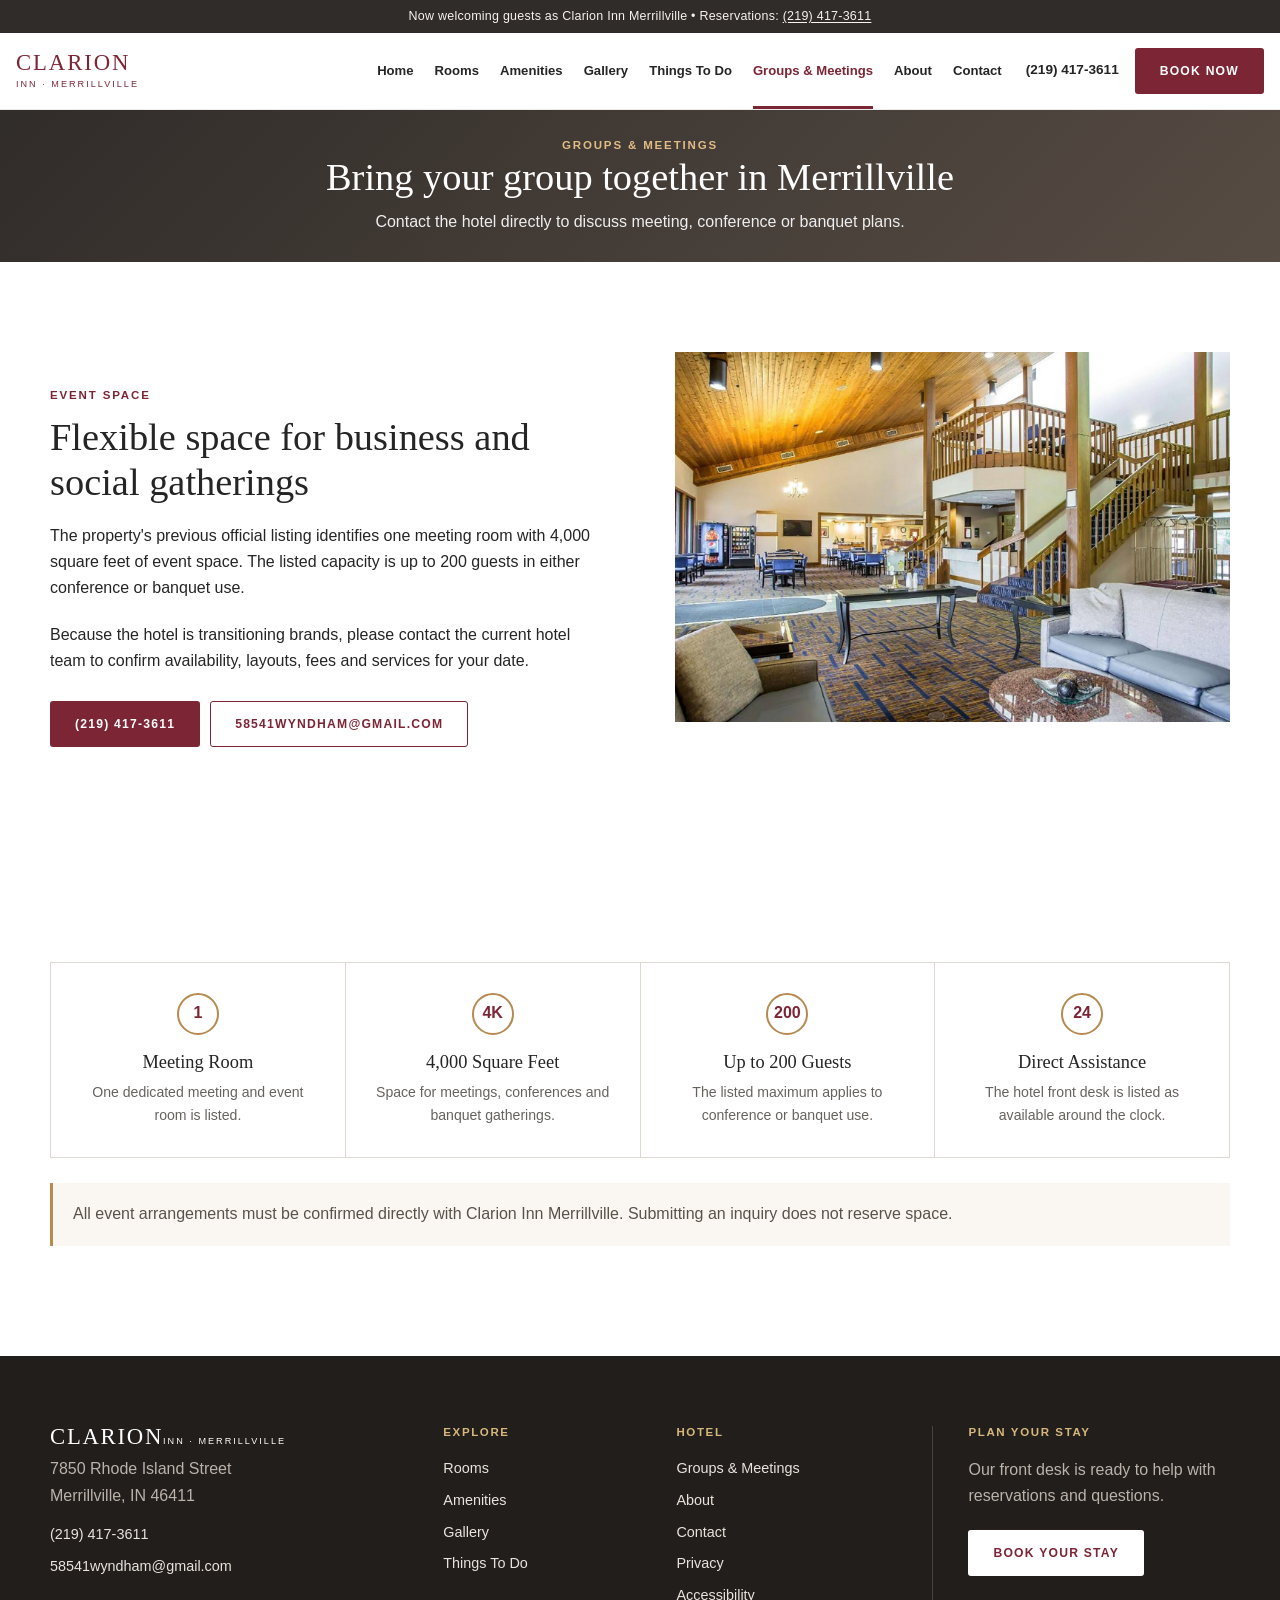
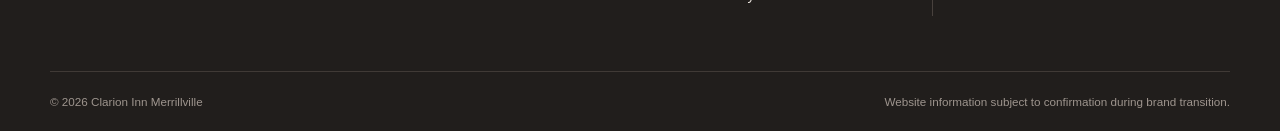
<file: groups-meetings.html>
<!doctype html>
<html lang="en">
<head>
  <meta charset="utf-8">
  <meta name="viewport" content="width=device-width,initial-scale=1">
  <title>Groups & Meetings | Clarion Inn Merrillville</title>
  <meta name="description" content="Ask about meeting and event space for groups of up to 200 guests at Clarion Inn Merrillville.">
  <link rel="stylesheet" href="assets/css/main.css">
</head>
<body data-page="groups" data-root="">
  <a class="skip-link" href="#main">Skip to content</a>
  <div data-site-header></div>
  <main id="main">
    <section class="page-hero"><div class="wrap"><p class="eyebrow">Groups & meetings</p><h1>Bring your group together in Merrillville</h1><p>Contact the hotel directly to discuss meeting, conference or banquet plans.</p></div></section>

    <section class="section">
      <div class="wrap split">
        <div>
          <p class="eyebrow">Event space</p>
          <h2>Flexible space for business and social gatherings</h2>
          <p>The property's previous official listing identifies one meeting room with 4,000 square feet of event space. The listed capacity is up to 200 guests in either conference or banquet use.</p>
          <p>Because the hotel is transitioning brands, please contact the current hotel team to confirm availability, layouts, fees and services for your date.</p>
          <div class="contact-actions"><a class="button button-primary" data-phone href="tel:+12194173611">Call About Groups</a><a class="button button-outline" data-email href="mailto:58541wyndham@gmail.com">Email the Hotel</a></div>
        </div>
        <div class="feature-placeholder"><img class="property-photo" src="assets/images/gallery/clarion-merrillville-lobby-2-original.jpg" alt="Lobby seating area at Clarion Inn Merrillville" loading="lazy" decoding="async"></div>
      </div>
    </section>

    <section class="section section-alt">
      <div class="wrap">
        <div class="icon-grid">
          <div class="icon-item"><span class="icon-mark">1</span><h3>Meeting Room</h3><p>One dedicated meeting and event room is listed.</p></div>
          <div class="icon-item"><span class="icon-mark">4K</span><h3>4,000 Square Feet</h3><p>Space for meetings, conferences and banquet gatherings.</p></div>
          <div class="icon-item"><span class="icon-mark">200</span><h3>Up to 200 Guests</h3><p>The listed maximum applies to conference or banquet use.</p></div>
          <div class="icon-item"><span class="icon-mark">24</span><h3>Direct Assistance</h3><p>The hotel front desk is listed as available around the clock.</p></div>
        </div>
        <p class="notice" style="margin-top:25px">All event arrangements must be confirmed directly with Clarion Inn Merrillville. Submitting an inquiry does not reserve space.</p>
      </div>
    </section>
  </main>
  <div data-site-footer></div>
  <script src="assets/js/config.js"></script>
  <script src="assets/js/main.js"></script>
</body>
</html>
</file>
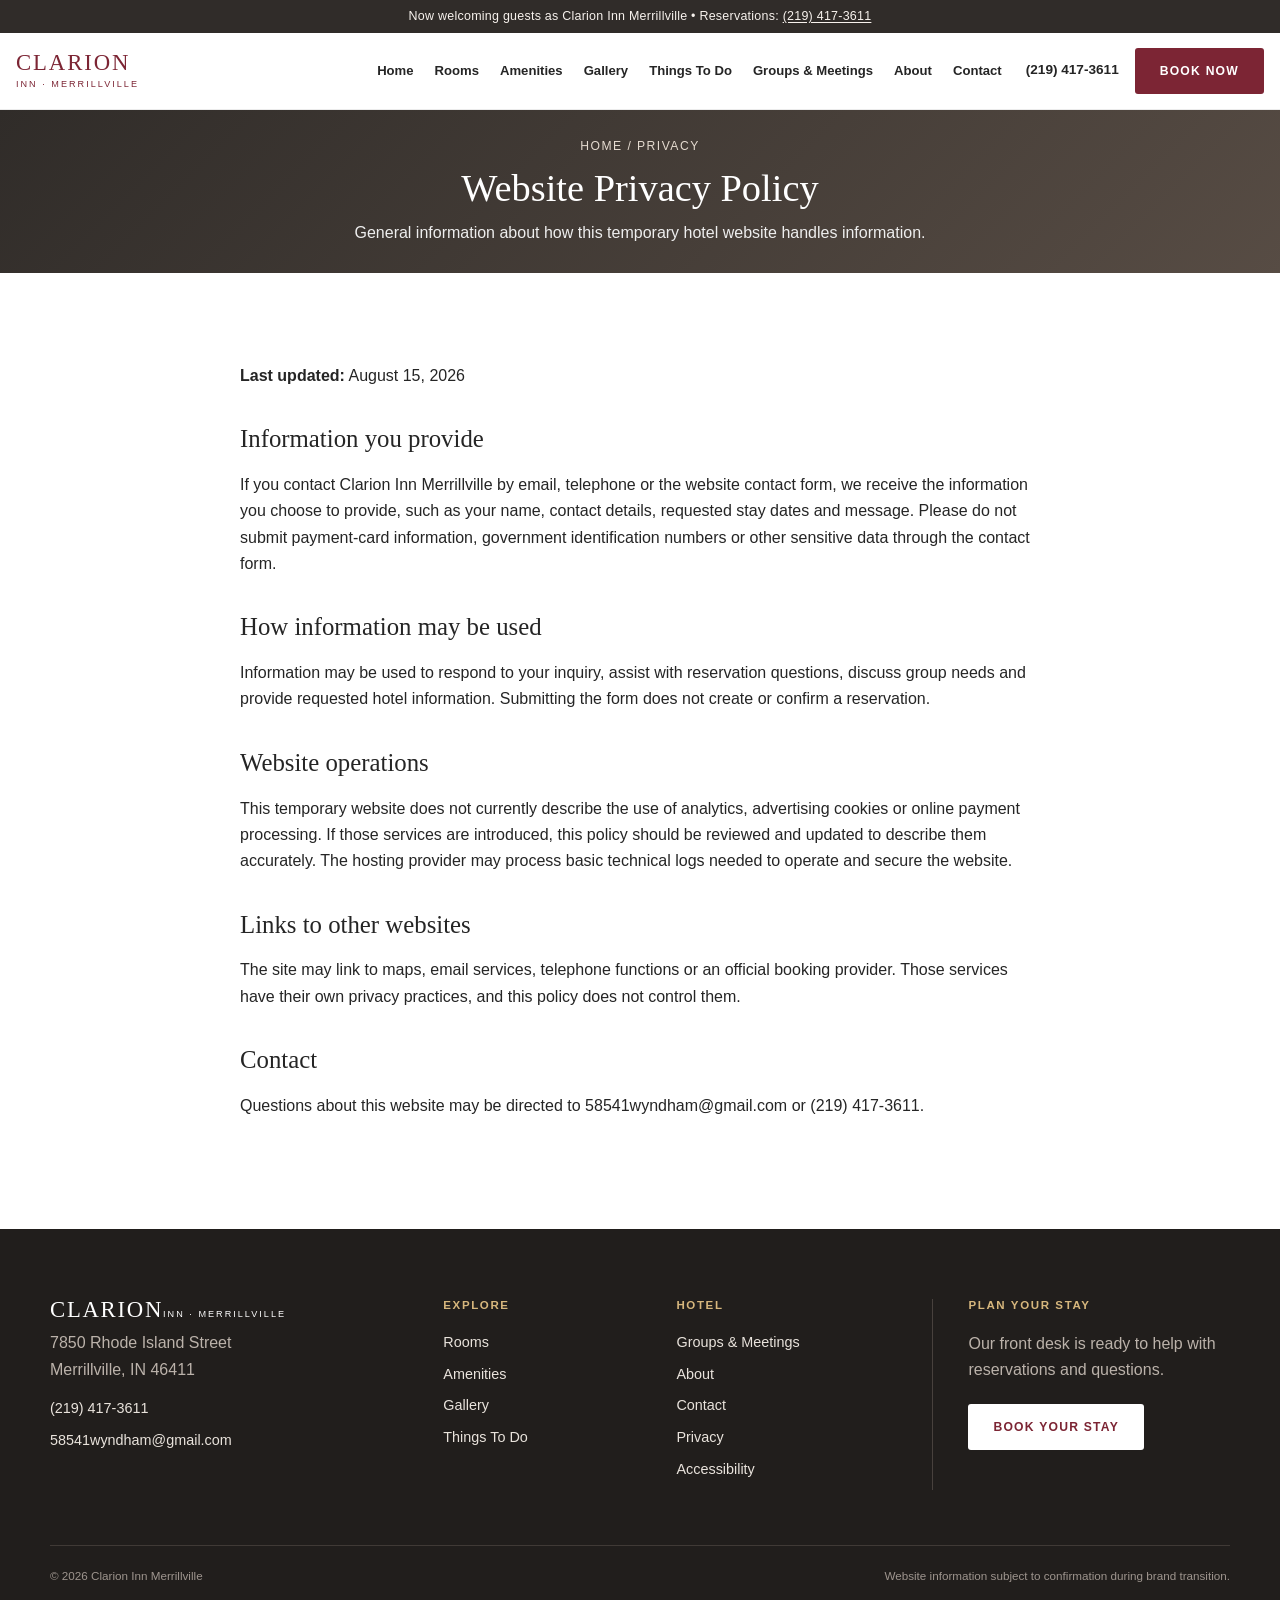
<file: privacy.html>
<!doctype html><html lang="en"><head><meta charset="utf-8"><meta name="viewport" content="width=device-width,initial-scale=1"><title>Website Privacy Policy | Clarion Inn Merrillville</title><meta name="description" content="Read the website privacy policy for Clarion Inn Merrillville in Merrillville, Indiana."><link rel="stylesheet" href="assets/css/main.css"></head><body data-page="privacy" data-root=""><a class="skip-link" href="#main">Skip to content</a><div data-site-header></div><main id="main"><section class="page-hero"><div><div class="breadcrumbs"><a href="index.html">Home</a> / Privacy</div><h1>Website Privacy Policy</h1><p>General information about how this temporary hotel website handles information.</p></div></section><article class="section article"><p><strong>Last updated:</strong> August 15, 2026</p><h2>Information you provide</h2><p>If you contact Clarion Inn Merrillville by email, telephone or the website contact form, we receive the information you choose to provide, such as your name, contact details, requested stay dates and message. Please do not submit payment-card information, government identification numbers or other sensitive data through the contact form.</p><h2>How information may be used</h2><p>Information may be used to respond to your inquiry, assist with reservation questions, discuss group needs and provide requested hotel information. Submitting the form does not create or confirm a reservation.</p><h2>Website operations</h2><p>This temporary website does not currently describe the use of analytics, advertising cookies or online payment processing. If those services are introduced, this policy should be reviewed and updated to describe them accurately. The hosting provider may process basic technical logs needed to operate and secure the website.</p><h2>Links to other websites</h2><p>The site may link to maps, email services, telephone functions or an official booking provider. Those services have their own privacy practices, and this policy does not control them.</p><h2>Contact</h2><p>Questions about this website may be directed to <a data-email href="mailto:58541wyndham@gmail.com">58541wyndham@gmail.com</a> or <a data-phone href="tel:+12194173611">(219) 417-3611</a>.</p></article></main><div data-site-footer></div><script src="assets/js/config.js"></script><script src="assets/js/main.js"></script></body></html>
</file>
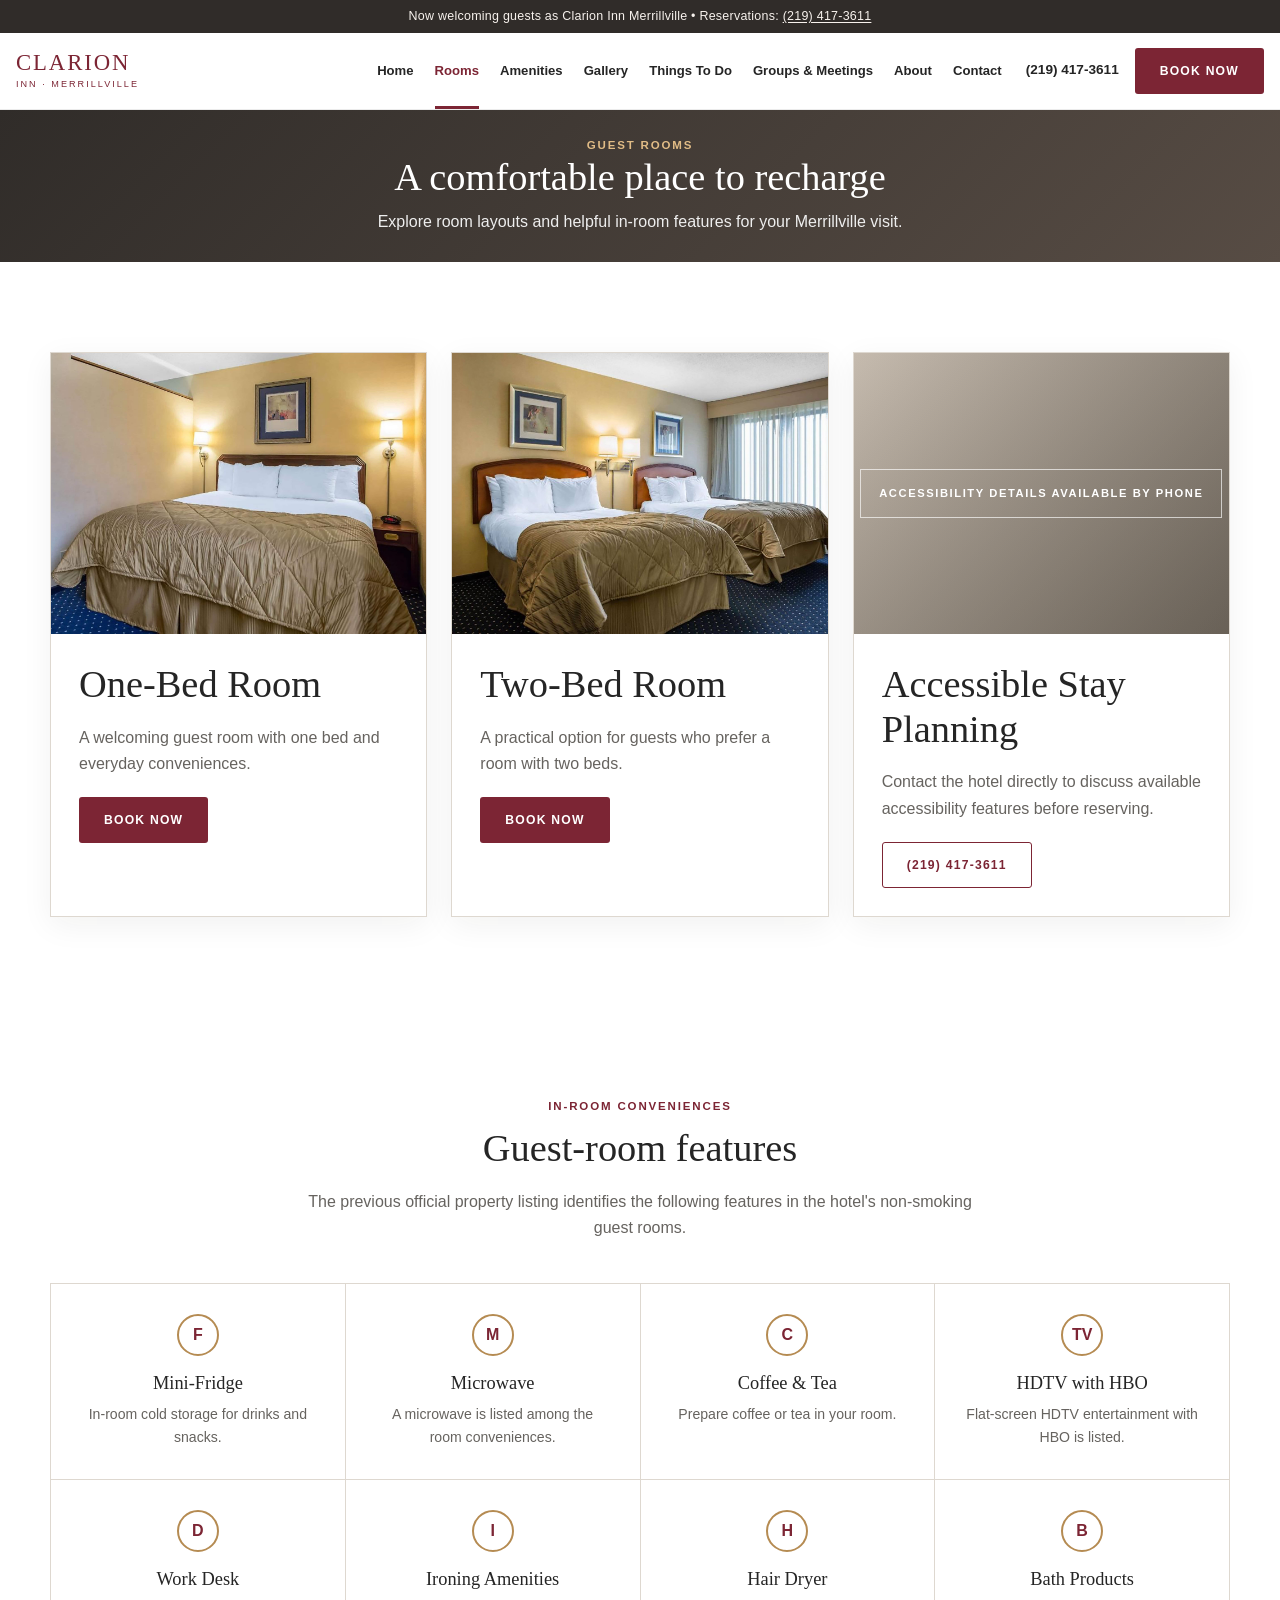
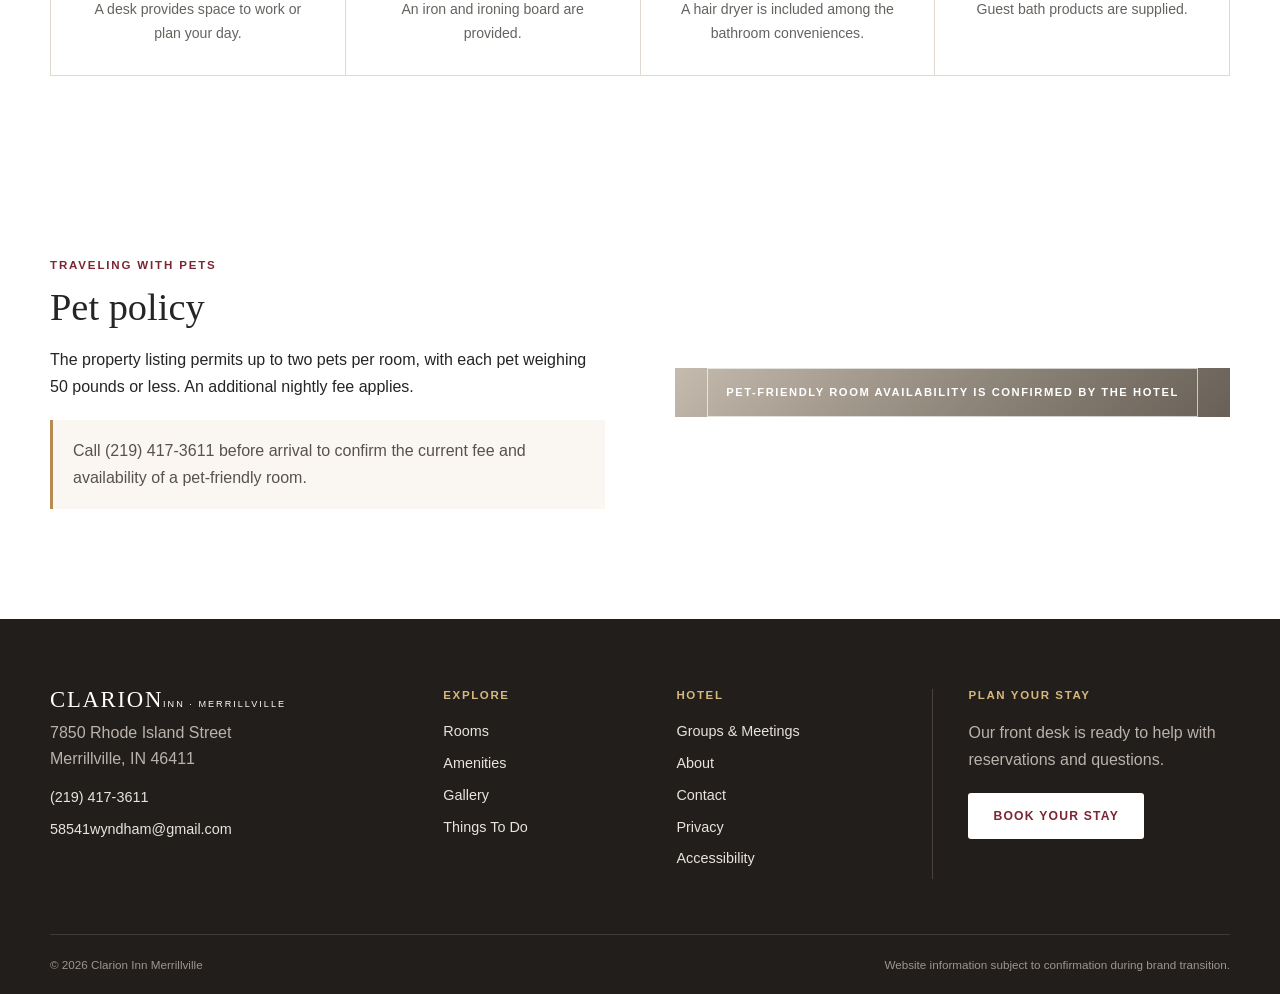
<file: rooms.html>
<!doctype html>
<html lang="en">
<head>
  <meta charset="utf-8">
  <meta name="viewport" content="width=device-width,initial-scale=1">
  <title>Rooms | Clarion Inn Merrillville</title>
  <meta name="description" content="Explore guest rooms and in-room features at Clarion Inn Merrillville, Indiana.">
  <link rel="stylesheet" href="assets/css/main.css">
</head>
<body data-page="rooms" data-root="">
  <a class="skip-link" href="#main">Skip to content</a>
  <div data-site-header></div>
  <main id="main">
    <section class="page-hero"><div class="wrap"><p class="eyebrow">Guest rooms</p><h1>A comfortable place to recharge</h1><p>Explore room layouts and helpful in-room features for your Merrillville visit.</p></div></section>

    <section class="section">
      <div class="wrap">
        <div class="cards">
          <article class="card"><div class="card-image"><img class="property-photo" src="assets/images/rooms/clarion-merrillville-one-bed-room.jpg" alt="One-bed guest room at Clarion Inn Merrillville" decoding="async"></div><div class="card-body"><h2>One-Bed Room</h2><p>A welcoming guest room with one bed and everyday conveniences.</p><button class="button button-primary booking-trigger" type="button">Book Now</button></div></article>
          <article class="card"><div class="card-image"><img class="property-photo" src="assets/images/rooms/clarion-merrillville-two-bed-room.jpg" alt="Two-bed guest room at Clarion Inn Merrillville" decoding="async"></div><div class="card-body"><h2>Two-Bed Room</h2><p>A practical option for guests who prefer a room with two beds.</p><button class="button button-primary booking-trigger" type="button">Book Now</button></div></article>
          <article class="card"><div class="placeholder card-image"><span class="placeholder-label">Accessibility details available by phone</span></div><div class="card-body"><h2>Accessible Stay Planning</h2><p>Contact the hotel directly to discuss available accessibility features before reserving.</p><a class="button button-outline" data-phone href="tel:+12194173611">Call the Hotel</a></div></article>
        </div>
      </div>
    </section>

    <section class="section section-alt">
      <div class="wrap">
        <div class="section-head"><p class="eyebrow">In-room conveniences</p><h2>Guest-room features</h2><p>The previous official property listing identifies the following features in the hotel's non-smoking guest rooms.</p></div>
        <div class="icon-grid">
          <div class="icon-item"><span class="icon-mark">F</span><h3>Mini-Fridge</h3><p>In-room cold storage for drinks and snacks.</p></div>
          <div class="icon-item"><span class="icon-mark">M</span><h3>Microwave</h3><p>A microwave is listed among the room conveniences.</p></div>
          <div class="icon-item"><span class="icon-mark">C</span><h3>Coffee & Tea</h3><p>Prepare coffee or tea in your room.</p></div>
          <div class="icon-item"><span class="icon-mark">TV</span><h3>HDTV with HBO</h3><p>Flat-screen HDTV entertainment with HBO is listed.</p></div>
          <div class="icon-item"><span class="icon-mark">D</span><h3>Work Desk</h3><p>A desk provides space to work or plan your day.</p></div>
          <div class="icon-item"><span class="icon-mark">I</span><h3>Ironing Amenities</h3><p>An iron and ironing board are provided.</p></div>
          <div class="icon-item"><span class="icon-mark">H</span><h3>Hair Dryer</h3><p>A hair dryer is included among the bathroom conveniences.</p></div>
          <div class="icon-item"><span class="icon-mark">B</span><h3>Bath Products</h3><p>Guest bath products are supplied.</p></div>
        </div>
      </div>
    </section>

    <section class="section">
      <div class="wrap split">
        <div><p class="eyebrow">Traveling with pets</p><h2>Pet policy</h2><p>The property listing permits up to two pets per room, with each pet weighing 50 pounds or less. An additional nightly fee applies.</p><p class="notice">Call <a data-phone href="tel:+12194173611">(219) 417-3611</a> before arrival to confirm the current fee and availability of a pet-friendly room.</p></div>
        <div class="placeholder"><span class="placeholder-label">Pet-friendly room availability is confirmed by the hotel</span></div>
      </div>
    </section>
  </main>
  <div data-site-footer></div>
  <script src="assets/js/config.js"></script>
  <script src="assets/js/main.js"></script>
</body>
</html>
</file>
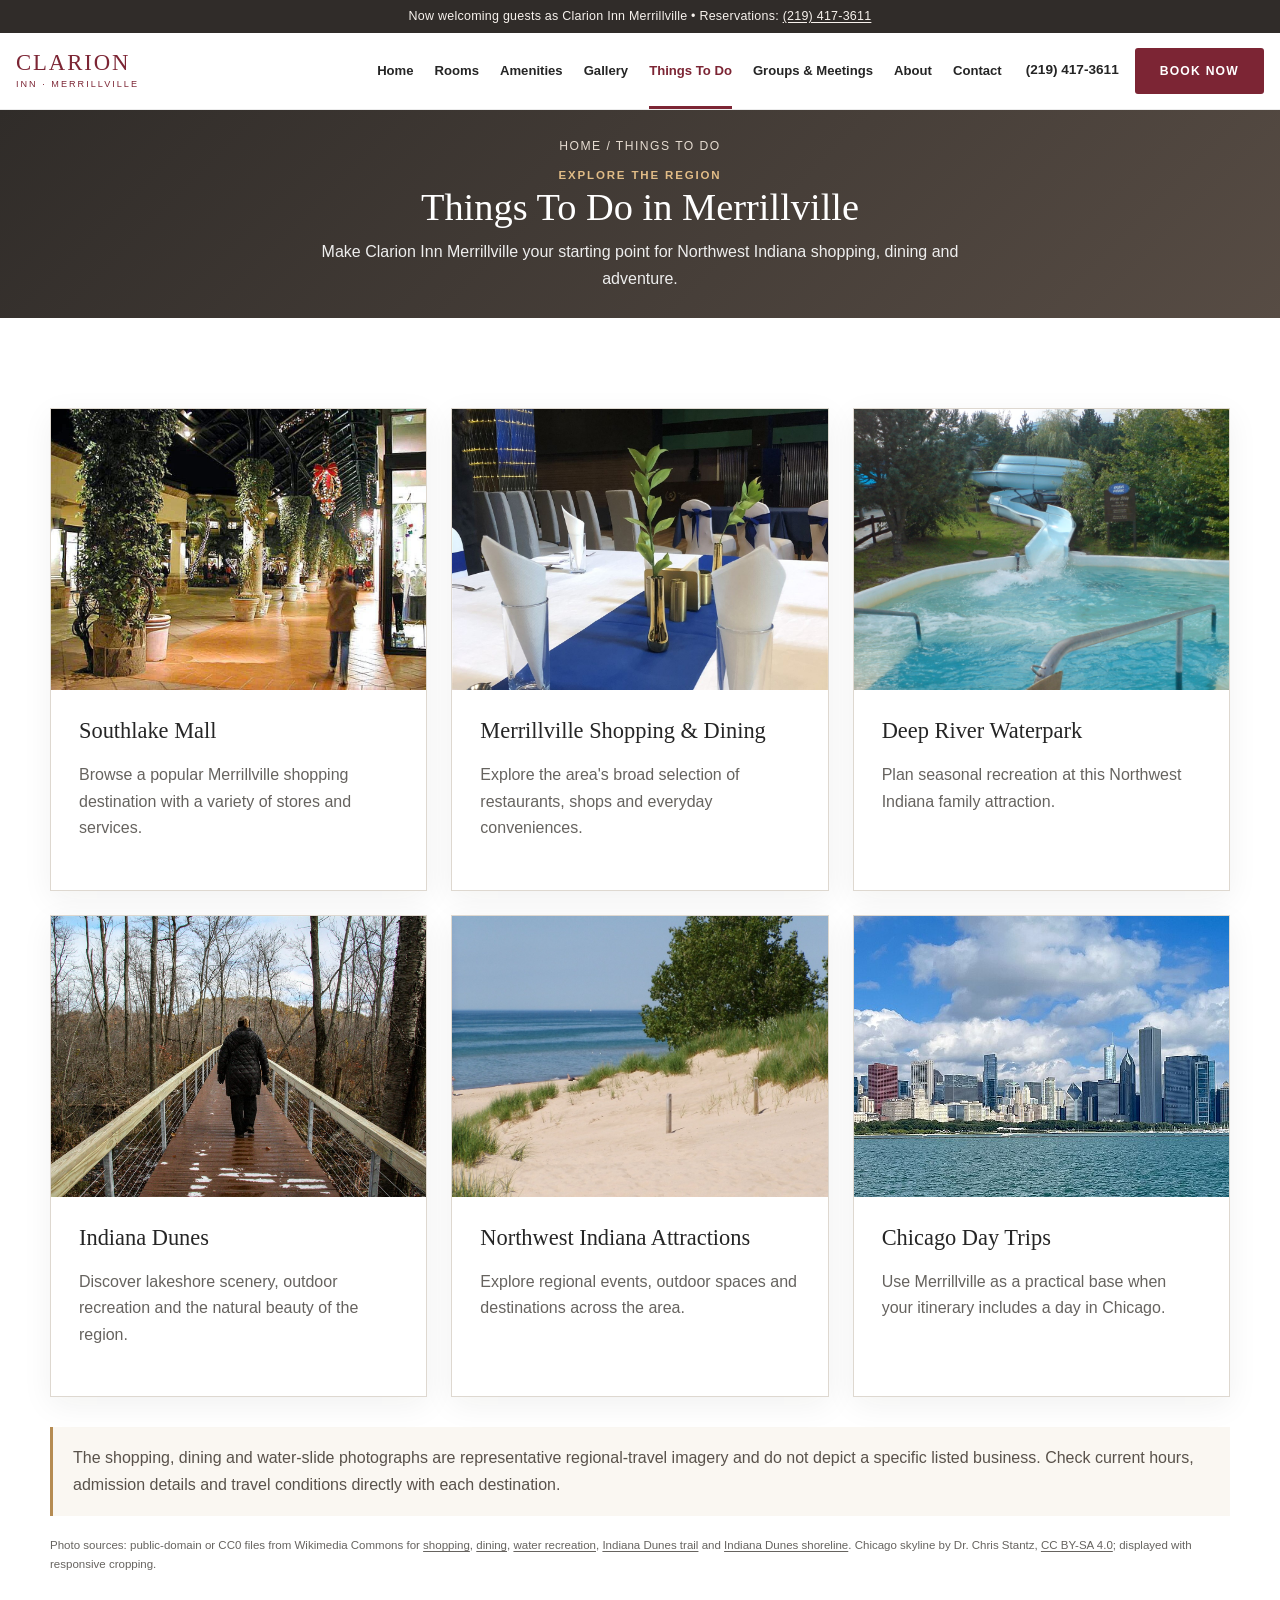
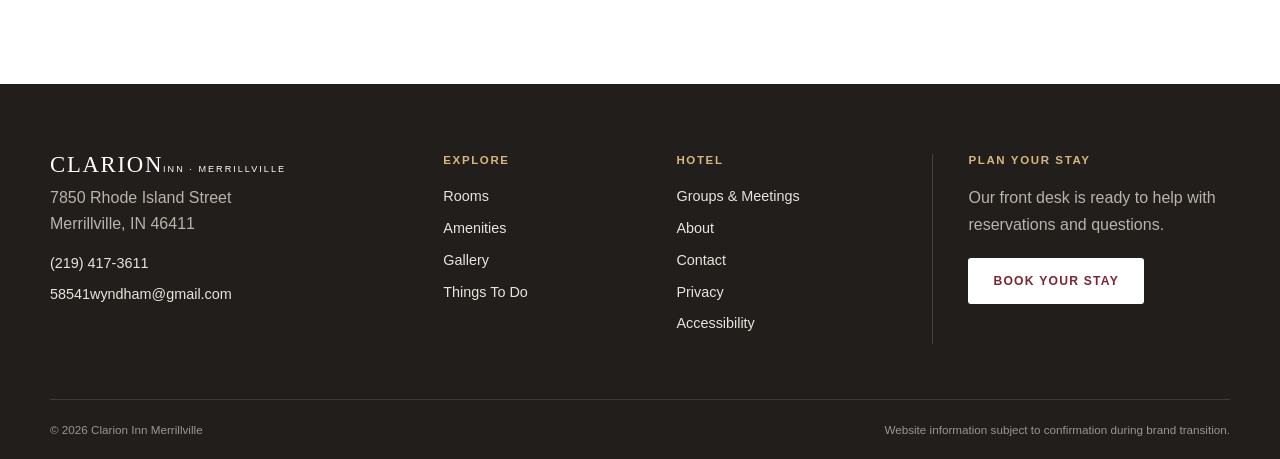
<file: things-to-do.html>
<!doctype html><html lang="en"><head><meta charset="utf-8"><meta name="viewport" content="width=device-width,initial-scale=1"><title>Things To Do in Merrillville | Clarion Inn Merrillville</title><meta name="description" content="Discover shopping, dining, outdoor recreation and regional attractions near Clarion Inn Merrillville in Northwest Indiana."><link rel="stylesheet" href="assets/css/main.css"></head><body data-page="things" data-root=""><a class="skip-link" href="#main">Skip to content</a><div data-site-header></div><main id="main"><section class="page-hero"><div><div class="breadcrumbs"><a href="index.html">Home</a> / Things To Do</div><p class="eyebrow">Explore the region</p><h1>Things To Do in Merrillville</h1><p>Make Clarion Inn Merrillville your starting point for Northwest Indiana shopping, dining and adventure.</p></div></section><section class="section"><div class="wrap"><div class="cards">
<article class="card"><div class="card-image"><img class="property-photo" src="assets/images/attractions/shopping-mall.jpg" alt="Interior of a multi-level shopping mall" loading="lazy" decoding="async"></div><div class="card-body"><h3>Southlake Mall</h3><p>Browse a popular Merrillville shopping destination with a variety of stores and services.</p></div></article>
<article class="card"><div class="card-image"><img class="property-photo" src="assets/images/attractions/dining.jpg" alt="Restaurant table prepared for dining" loading="lazy" decoding="async"></div><div class="card-body"><h3>Merrillville Shopping & Dining</h3><p>Explore the area's broad selection of restaurants, shops and everyday conveniences.</p></div></article>
<article class="card"><div class="card-image"><img class="property-photo" src="assets/images/attractions/water-slide.jpg" alt="Colorful outdoor water slide" loading="lazy" decoding="async"></div><div class="card-body"><h3>Deep River Waterpark</h3><p>Plan seasonal recreation at this Northwest Indiana family attraction.</p></div></article>
<article class="card"><div class="card-image"><img class="property-photo" src="assets/images/attractions/indiana-dunes.jpg" alt="Boardwalk through wetlands at Indiana Dunes National Park" loading="lazy" decoding="async"></div><div class="card-body"><h3>Indiana Dunes</h3><p>Discover lakeshore scenery, outdoor recreation and the natural beauty of the region.</p></div></article>
<article class="card"><div class="card-image"><img class="property-photo" src="assets/images/attractions/northwest-indiana.jpg" alt="Lake Michigan shoreline at Indiana Dunes National Park" loading="lazy" decoding="async"></div><div class="card-body"><h3>Northwest Indiana Attractions</h3><p>Explore regional events, outdoor spaces and destinations across the area.</p></div></article>
<article class="card"><div class="card-image"><img class="property-photo" src="assets/images/attractions/chicago.jpg" alt="Chicago skyline viewed across Lake Michigan" loading="lazy" decoding="async"></div><div class="card-body"><h3>Chicago Day Trips</h3><p>Use Merrillville as a practical base when your itinerary includes a day in Chicago.</p></div></article>
</div><p class="notice" style="margin-top:30px">The shopping, dining and water-slide photographs are representative regional-travel imagery and do not depict a specific listed business. Check current hours, admission details and travel conditions directly with each destination.</p><p class="photo-credits">Photo sources: public-domain or CC0 files from Wikimedia Commons for <a href="https://commons.wikimedia.org/wiki/File:Shopping_malls.jpg" target="_blank" rel="noopener">shopping</a>, <a href="https://commons.wikimedia.org/wiki/File:Restaurant%E2%80%99s_table.jpg" target="_blank" rel="noopener">dining</a>, <a href="https://commons.wikimedia.org/wiki/File:Water_Slide.jpg" target="_blank" rel="noopener">water recreation</a>, <a href="https://commons.wikimedia.org/wiki/File:Indiana_Dunes_National_Park_(af0a6468-1682-415f-a0a9-94a00023e1e5).jpg" target="_blank" rel="noopener">Indiana Dunes trail</a> and <a href="https://commons.wikimedia.org/wiki/File:Indiana_Dunes_National_Lakeshore.jpg" target="_blank" rel="noopener">Indiana Dunes shoreline</a>. Chicago skyline by Dr. Chris Stantz, <a href="https://commons.wikimedia.org/wiki/File:Chicago_Skyline_in_September_2023_(cropped).jpg" target="_blank" rel="noopener">CC BY-SA 4.0</a>; displayed with responsive cropping.</p></div></section></main><div data-site-footer></div><script src="assets/js/config.js"></script><script src="assets/js/main.js"></script></body></html>
</file>
<file: assets/css/main.css>
:root{--ink:#252525;--muted:#66635f;--paper:#fff;--cream:#f4f0ea;--sand:#e7ddd0;--wine:#7c2534;--wine-dark:#5e1725;--gold:#b58b52;--line:#ded8d0;--shadow:0 18px 50px rgba(31,28,24,.13);--radius:3px;--wrap:min(1180px,calc(100% - 40px));font-family:Arial,Helvetica,sans-serif;color:var(--ink);background:var(--paper);font-synthesis:none}*{box-sizing:border-box}html{scroll-behavior:smooth}body{margin:0;min-width:320px;line-height:1.65;background:#fff}body::after{content:"";display:block;height:0}img{max-width:100%;display:block}a{color:inherit;text-decoration:none}button,input,select,textarea{font:inherit}button{color:inherit}.wrap{width:var(--wrap);margin-inline:auto}.sr-only{position:absolute;width:1px;height:1px;padding:0;margin:-1px;overflow:hidden;clip:rect(0,0,0,0);white-space:nowrap;border:0}.skip-link{position:fixed;top:8px;left:8px;z-index:1000;background:#fff;padding:10px 16px;transform:translateY(-150%)}.skip-link:focus{transform:none}:focus-visible{outline:3px solid #d1a260;outline-offset:3px}.announcement{min-height:32px;padding:6px 20px;text-align:center;background:#302c29;color:#f7f2ed;font-size:.78rem;letter-spacing:.02em}.announcement a{text-decoration:underline;text-underline-offset:2px}.site-header{position:sticky;top:0;z-index:90;background:rgba(255,255,255,.97);border-bottom:1px solid rgba(0,0,0,.08);backdrop-filter:blur(12px)}.header-inner{width:min(1280px,calc(100% - 32px));height:76px;margin:auto;display:flex;align-items:center;gap:24px}.brand{display:inline-flex;flex-direction:column;line-height:1;color:var(--wine);letter-spacing:.12em;min-width:166px}.brand span{font-family:Georgia,serif;font-size:1.42rem}.brand small{font-size:.57rem;letter-spacing:.22em;margin-top:5px}.site-nav{margin-left:auto;display:flex;align-items:center;gap:21px}.site-nav a{font-size:.82rem;font-weight:700;white-space:nowrap;padding:28px 0 25px;border-bottom:3px solid transparent}.site-nav a:hover,.site-nav a[aria-current=page]{color:var(--wine);border-color:var(--wine)}.header-actions{display:flex;align-items:center;gap:16px}.header-phone{font-size:.85rem;font-weight:700;white-space:nowrap}.menu-toggle{display:none;background:none;border:0;padding:10px}.menu-toggle span{display:block;width:24px;height:2px;background:var(--ink);margin:5px}.button{display:inline-flex;justify-content:center;align-items:center;min-height:46px;padding:12px 24px;border:1px solid transparent;border-radius:var(--radius);font-size:.76rem;font-weight:800;letter-spacing:.1em;text-transform:uppercase;cursor:pointer;transition:background .2s,color .2s,border .2s}.button-primary{background:var(--wine);color:#fff}.button-primary:hover{background:var(--wine-dark)}.button-outline{border-color:var(--wine);color:var(--wine);background:transparent}.button-outline:hover{background:var(--wine);color:#fff}.button-light{background:#fff;color:var(--wine)}.eyebrow{margin:0 0 10px;color:var(--wine);font-size:.72rem;font-weight:800;letter-spacing:.16em;text-transform:uppercase}.section{padding:90px 0}.section-sm{padding:68px 0}.section-warm{background:var(--cream)}.section-dark{background:#2d2927;color:#fff}.section-head{max-width:680px;margin:0 auto 42px;text-align:center}.section-head p:last-child{color:var(--muted)}h1,h2,h3{font-family:Georgia,'Times New Roman',serif;font-weight:400;line-height:1.16;margin:0 0 18px}h1{font-size:clamp(2.35rem,4.5vw,4.2rem)}h2{font-size:clamp(1.85rem,3vw,2.8rem)}h3{font-size:1.4rem}p{margin:0 0 20px}.lead{font-size:1.12rem;color:var(--muted)}.page-hero{min-height:390px;display:grid;place-items:center;text-align:center;background:linear-gradient(135deg,#302c29,#574c44);color:white;padding:80px 20px}.page-hero p{max-width:700px;margin:0 auto;color:#eee}.page-hero .eyebrow{color:#e1bc86}.breadcrumbs{font-size:.76rem;text-transform:uppercase;letter-spacing:.12em;margin-bottom:20px;color:#e5dbd0}.split{display:grid;grid-template-columns:1fr 1fr;gap:70px;align-items:center}.feature-placeholder{min-height:430px}.placeholder{position:relative;display:grid;place-items:center;overflow:hidden;background:linear-gradient(135deg,#cfc4b7,#968b7d);color:#fff;text-align:center}.placeholder::before{content:"";position:absolute;inset:0;background:linear-gradient(135deg,rgba(20,18,16,.05),rgba(20,18,16,.35))}.placeholder-label{position:relative;z-index:1;padding:14px 18px;border:1px solid rgba(255,255,255,.65);font-size:.7rem;font-weight:800;letter-spacing:.14em;text-transform:uppercase}.tone-light{background:linear-gradient(135deg,#ddd4ca,#a99988)}.tone-warm{background:linear-gradient(135deg,#c8ad92,#786759)}.tone-dark{background:linear-gradient(135deg,#7b7168,#3e3935)}.cards{display:grid;grid-template-columns:repeat(3,1fr);gap:24px}.card{background:#fff;border:1px solid var(--line);box-shadow:0 8px 30px rgba(31,28,24,.06)}.card-image{aspect-ratio:4/3}.card-body{padding:28px}.card-body p{color:var(--muted)}.text-link{font-size:.76rem;color:var(--wine);font-weight:800;text-transform:uppercase;letter-spacing:.1em;border-bottom:1px solid currentColor}.icon-grid{display:grid;grid-template-columns:repeat(4,1fr);gap:1px;background:var(--line);border:1px solid var(--line)}.icon-item{background:#fff;padding:30px;text-align:center}.icon-mark{width:42px;height:42px;margin:0 auto 17px;border:2px solid var(--gold);border-radius:50%;display:grid;place-items:center;color:var(--wine);font-weight:700}.icon-item h3{font-size:1.15rem;margin-bottom:8px}.icon-item p{font-size:.88rem;color:var(--muted);margin:0}.notice{padding:18px 20px;border-left:3px solid var(--gold);background:#faf7f2;color:#59524b}.cta-band{padding:70px 0;background:var(--wine);color:#fff}.cta-inner{display:flex;justify-content:space-between;align-items:center;gap:30px}.cta-inner h2{margin-bottom:7px}.cta-inner p{margin:0;color:#f3dfe3}.site-footer{background:#211e1c;color:#e9e3dc;padding-top:70px}.footer-grid{display:grid;grid-template-columns:1.5fr .8fr .9fr 1.3fr;gap:50px}.brand-light{color:#fff;margin-bottom:24px}.footer-grid h2{font-family:Arial,sans-serif;font-size:.72rem;font-weight:800;text-transform:uppercase;letter-spacing:.14em;color:#d7b77d}.footer-grid a{display:block;margin-bottom:8px;font-size:.9rem}.footer-grid address{font-style:normal;color:#bbb2aa;margin-bottom:14px}.footer-grid p{color:#bbb2aa}.footer-cta{border-left:1px solid #48413d;padding-left:35px}.footer-bottom{display:flex;justify-content:space-between;gap:30px;margin-top:55px;padding:20px 0;border-top:1px solid #403a36;font-size:.73rem;color:#9e958e}.mobile-actions{display:none}.reservation-modal{width:min(520px,calc(100% - 32px));padding:42px;border:0;box-shadow:var(--shadow)}.reservation-modal::backdrop{background:rgba(22,19,18,.72)}.reservation-modal .modal-close{position:absolute;right:16px;top:12px;border:0;background:none;font-size:1.7rem;cursor:pointer}.modal-actions{display:flex;gap:10px;margin-top:28px}.booking-bar{position:relative;z-index:5;width:min(1180px,calc(100% - 40px));margin:-42px auto 0;background:#fff;padding:22px 24px;box-shadow:var(--shadow);display:grid;grid-template-columns:1.15fr 1.15fr .7fr .7fr .7fr auto;gap:12px;align-items:end}.field label{display:block;font-size:.68rem;text-transform:uppercase;letter-spacing:.09em;font-weight:800;margin-bottom:6px}.field input,.field select,.contact-form input,.contact-form select,.contact-form textarea{width:100%;border:1px solid #cfc8bf;background:#fff;border-radius:2px;padding:10px 11px;min-height:45px;color:var(--ink)}.booking-bar .button{min-height:45px}.contact-layout{display:grid;grid-template-columns:.85fr 1.35fr;gap:65px}.contact-panel{padding:36px;background:var(--cream)}.contact-panel address{font-style:normal;margin-bottom:20px}.contact-panel>a{display:block;color:var(--wine);font-weight:700;margin-bottom:8px}.contact-actions{display:flex;flex-wrap:wrap;gap:10px;margin-top:26px}.form-grid{display:grid;grid-template-columns:1fr 1fr;gap:18px}.form-field label{display:block;font-size:.79rem;font-weight:700;margin-bottom:5px}.form-field.full{grid-column:1/-1}.contact-form textarea{min-height:150px;resize:vertical}.hp-field{position:absolute;left:-9999px}.gallery-filters{display:flex;justify-content:center;flex-wrap:wrap;gap:8px;margin-bottom:35px}.gallery-filters button{border:1px solid var(--line);background:#fff;padding:8px 15px;cursor:pointer}.gallery-filters button[aria-pressed=true]{background:var(--wine);color:#fff;border-color:var(--wine)}.gallery-grid{display:grid;grid-template-columns:repeat(3,1fr);gap:14px}.gallery-card{border:0;padding:0;cursor:pointer;min-height:260px}.gallery-card .placeholder{height:100%;min-height:260px}.lightbox{width:min(900px,calc(100% - 32px));padding:0;border:0;background:#211e1c;color:#fff}.lightbox::backdrop{background:rgba(0,0,0,.86)}.lightbox-image{height:min(68vh,620px)}.lightbox-meta{display:flex;align-items:center;justify-content:space-between;padding:16px 22px}.lightbox-meta h2{font-size:1.1rem;margin:0}.lightbox-controls{display:flex;gap:8px}.lightbox-controls button{background:#fff;border:0;min-width:42px;min-height:42px;cursor:pointer}.article{max-width:800px;margin:auto}.article h2{font-size:1.55rem;margin-top:36px}.article ul{padding-left:22px}.map-placeholder{min-height:360px;background:#ddd4ca;color:#544c45}.map-placeholder::before{background:linear-gradient(30deg,rgba(124,37,52,.1),rgba(255,255,255,.15))}.status-page{min-height:70vh;display:grid;place-items:center;text-align:center;padding:80px 20px}.status-page>div{max-width:620px}.status-page .actions{display:flex;justify-content:center;gap:12px;margin-top:28px}
@media(max-width:1160px){.header-phone{display:none}.site-nav{gap:14px}.site-nav a{font-size:.75rem}.booking-bar{grid-template-columns:repeat(5,1fr)}.booking-bar .button{grid-column:1/-1}.footer-grid{grid-template-columns:1.3fr .8fr .9fr}.footer-cta{grid-column:1/-1;border-left:0;border-top:1px solid #48413d;padding:28px 0 0}}
@media(max-width:900px){.header-inner{height:68px}.menu-toggle{display:block;margin-left:auto}.site-nav{position:fixed;left:0;right:0;top:100px;display:none;flex-direction:column;align-items:stretch;gap:0;background:#fff;padding:12px 24px 30px;box-shadow:var(--shadow);max-height:calc(100vh - 100px);overflow:auto}.site-nav.open{display:flex}.site-nav a{padding:13px 4px;border-bottom:1px solid var(--line);font-size:.86rem}.header-actions{display:none}.section{padding:70px 0}.split{grid-template-columns:1fr;gap:38px}.split .feature-placeholder{min-height:340px}.cards{grid-template-columns:repeat(2,1fr)}.icon-grid{grid-template-columns:repeat(2,1fr)}.booking-bar{grid-template-columns:repeat(2,1fr);margin-top:0;width:100%;box-shadow:none;background:var(--cream)}.booking-bar .button{grid-column:1/-1}.contact-layout{grid-template-columns:1fr}.gallery-grid{grid-template-columns:repeat(2,1fr)}.cta-inner{align-items:flex-start}.footer-grid{grid-template-columns:1fr 1fr}.footer-grid>div:first-child,.footer-cta{grid-column:1/-1}.mobile-actions{position:fixed;z-index:80;bottom:0;left:0;right:0;height:56px;display:grid;grid-template-columns:1fr 1fr;background:#fff;box-shadow:0 -5px 20px rgba(0,0,0,.16)}.mobile-actions a,.mobile-actions button{display:grid;place-items:center;border:0;background:#fff;text-transform:uppercase;font-size:.76rem;font-weight:800;letter-spacing:.1em}.mobile-actions button{background:var(--wine);color:#fff}.site-footer{padding-bottom:56px}}
@media(max-width:600px){:root{--wrap:calc(100% - 30px)}.announcement{font-size:.67rem}.announcement span{display:none}.header-inner{width:calc(100% - 24px)}.brand{min-width:150px}.brand span{font-size:1.25rem}.site-nav{top:100px}.section{padding:58px 0}.section-sm{padding:48px 0}.page-hero{min-height:320px;padding:60px 18px}.page-hero h1{font-size:2.4rem}.cards,.gallery-grid{grid-template-columns:1fr}.gallery-card,.gallery-card .placeholder{min-height:230px}.icon-grid{grid-template-columns:1fr 1fr}.icon-item{padding:23px 12px}.booking-bar{padding:20px 15px}.booking-bar .field:nth-of-type(1),.booking-bar .field:nth-of-type(2){grid-column:1/-1}.cta-inner{display:block}.cta-inner .button{margin-top:20px}.footer-grid{grid-template-columns:1fr;gap:32px}.footer-grid>div{grid-column:1/-1}.footer-bottom{display:block}.footer-bottom span{display:block;margin-bottom:6px}.modal-actions,.status-page .actions{flex-direction:column}.reservation-modal{padding:34px 24px}.form-grid{grid-template-columns:1fr}.form-field.full{grid-column:auto}.contact-panel{padding:26px 22px}.lightbox-meta{align-items:flex-start;gap:10px}.lightbox-image{height:58vh}}
@media(prefers-reduced-motion:reduce){html{scroll-behavior:auto}*,*::before,*::after{animation-duration:.01ms!important;animation-iteration-count:1!important;transition-duration:.01ms!important}}
.property-photo{width:100%;height:100%;object-fit:cover;display:block}.property-photo-contain{object-fit:contain;background:#211e1c}
.gallery-card>.property-photo{min-height:260px}.lightbox-image.property-photo-contain{width:100%;height:min(68vh,620px)}

/* Compact page banners keep more primary content above the fold. */
.page-hero{min-height:150px;padding:26px 20px}.page-hero h1,.page-intro h1{font-size:clamp(2rem,3vw,2.8rem);margin-bottom:10px}.page-hero .breadcrumbs{margin-bottom:10px}.page-intro{margin-bottom:38px}.photo-credits{margin-top:18px;font-size:.72rem;color:var(--muted)}.photo-credits a{text-decoration:underline;text-underline-offset:2px}
@media(max-width:600px){.page-hero{min-height:135px;padding:20px 18px}.page-hero h1{font-size:2rem}.page-intro{margin-bottom:30px}}
</file>
<file: assets/css/pages/home.css>
.hero{position:relative;height:82vh;min-height:570px;max-height:820px;overflow:hidden;background:#554d46;color:#fff}.hero-slide{position:absolute;inset:0;opacity:0;transition:opacity 1.1s ease;background:linear-gradient(135deg,#82776c,#443e39)}.hero-slide.active{opacity:1}.hero-slide:nth-child(2){background:linear-gradient(135deg,#9d8b7b,#554941)}.hero-slide:nth-child(3){background:linear-gradient(135deg,#ab9b89,#5f554d)}.hero-slide:nth-child(4){background:linear-gradient(135deg,#6e827f,#354844)}.hero-slide::before{content:"";position:absolute;inset:0;background:linear-gradient(90deg,rgba(26,21,20,.72),rgba(26,21,20,.18) 70%)}.hero-photo-label{position:absolute;right:4%;bottom:5%;font-size:.65rem;letter-spacing:.16em;text-transform:uppercase;color:rgba(255,255,255,.76);border:1px solid rgba(255,255,255,.4);padding:8px 12px}.hero-content{position:relative;z-index:2;height:100%;display:flex;align-items:center}.hero-copy{width:min(680px,85%);padding-bottom:40px}.hero-copy .eyebrow{color:#f0c98e}.hero-copy p{font-family:Georgia,serif;font-size:clamp(1.08rem,2vw,1.38rem);max-width:590px;color:#f0ece7}.hero-actions{display:flex;gap:12px;margin-top:30px}.hero-dots{position:absolute;z-index:3;left:50%;bottom:30px;transform:translateX(-50%);display:flex;gap:8px}.hero-dots button{width:30px;height:3px;padding:0;border:0;background:rgba(255,255,255,.45);cursor:pointer}.hero-dots button[aria-current=true]{background:#fff}.welcome-stats{display:grid;grid-template-columns:repeat(3,1fr);border-top:1px solid var(--line);margin-top:35px;padding-top:25px}.welcome-stats strong{display:block;color:var(--wine);font-family:Georgia,serif;font-size:1.2rem}.welcome-stats span{font-size:.76rem;color:var(--muted)}.attraction-strip{display:grid;grid-template-columns:repeat(3,1fr);gap:18px}.attraction{min-height:260px;padding:28px;display:flex;align-items:flex-end;position:relative;color:#fff;background:linear-gradient(135deg,#8b7c6c,#4e443b)}.attraction:nth-child(2){background:linear-gradient(135deg,#688078,#394c47)}.attraction:nth-child(3){background:linear-gradient(135deg,#9a8065,#58483a)}.attraction::before{content:"";position:absolute;inset:0;background:linear-gradient(transparent,rgba(0,0,0,.72))}.attraction div{position:relative}.attraction h3{margin-bottom:6px}.attraction p{font-size:.85rem;margin:0;color:#eee}.gallery-preview{display:grid;grid-template-columns:2fr 1fr 1fr;grid-template-rows:220px 220px;gap:12px}.gallery-preview .placeholder:first-child{grid-row:1/3}.gallery-preview .placeholder:nth-child(4){grid-column:2/4}.location-note{display:flex;gap:18px;align-items:flex-start}.location-mark{width:48px;height:48px;flex:0 0 48px;border-radius:50%;background:var(--wine);color:#fff;display:grid;place-items:center;font-weight:700}
@media(max-width:900px){.hero{height:70vh;min-height:540px}.hero-copy{padding-bottom:0}.attraction-strip{grid-template-columns:1fr 1fr}.attraction:last-child{grid-column:1/-1}.gallery-preview{grid-template-columns:1fr 1fr;grid-template-rows:220px 180px 180px}.gallery-preview .placeholder:first-child{grid-column:1/3;grid-row:auto}.gallery-preview .placeholder:nth-child(4){grid-column:auto}}
@media(max-width:600px){.hero{height:68vh;min-height:510px}.hero-content{align-items:flex-end;padding-bottom:80px}.hero-copy{width:100%}.hero-copy h1{font-size:2.45rem}.hero-copy p{font-size:1rem}.hero-actions{flex-direction:column;align-items:flex-start;gap:9px}.hero-actions .button{min-width:175px}.welcome-stats{grid-template-columns:1fr;gap:14px}.attraction-strip{grid-template-columns:1fr}.attraction:last-child{grid-column:auto}.gallery-preview{display:grid;grid-template-columns:1fr 1fr;grid-template-rows:200px 150px 150px}.gallery-preview .placeholder:first-child{grid-column:1/3}.placeholder-label{font-size:.58rem}.hero-dots{bottom:20px}}
.hero-slide{background:#443e39}.hero-slide>img{width:100%;height:100%;object-fit:cover;object-position:center}.hero-slide:nth-child(2)>img{object-position:center 48%}.hero-slide:nth-child(3)>img{object-position:center 50%}.hero-slide:nth-child(4)>img{object-position:center 58%}

/* Compact homepage hero while retaining safe image framing. */
.hero{height:62vh;min-height:460px;max-height:640px}
@media(max-width:900px){.hero{height:58vh;min-height:430px}}
@media(max-width:600px){.hero{height:56vh;min-height:410px}}
</file>
